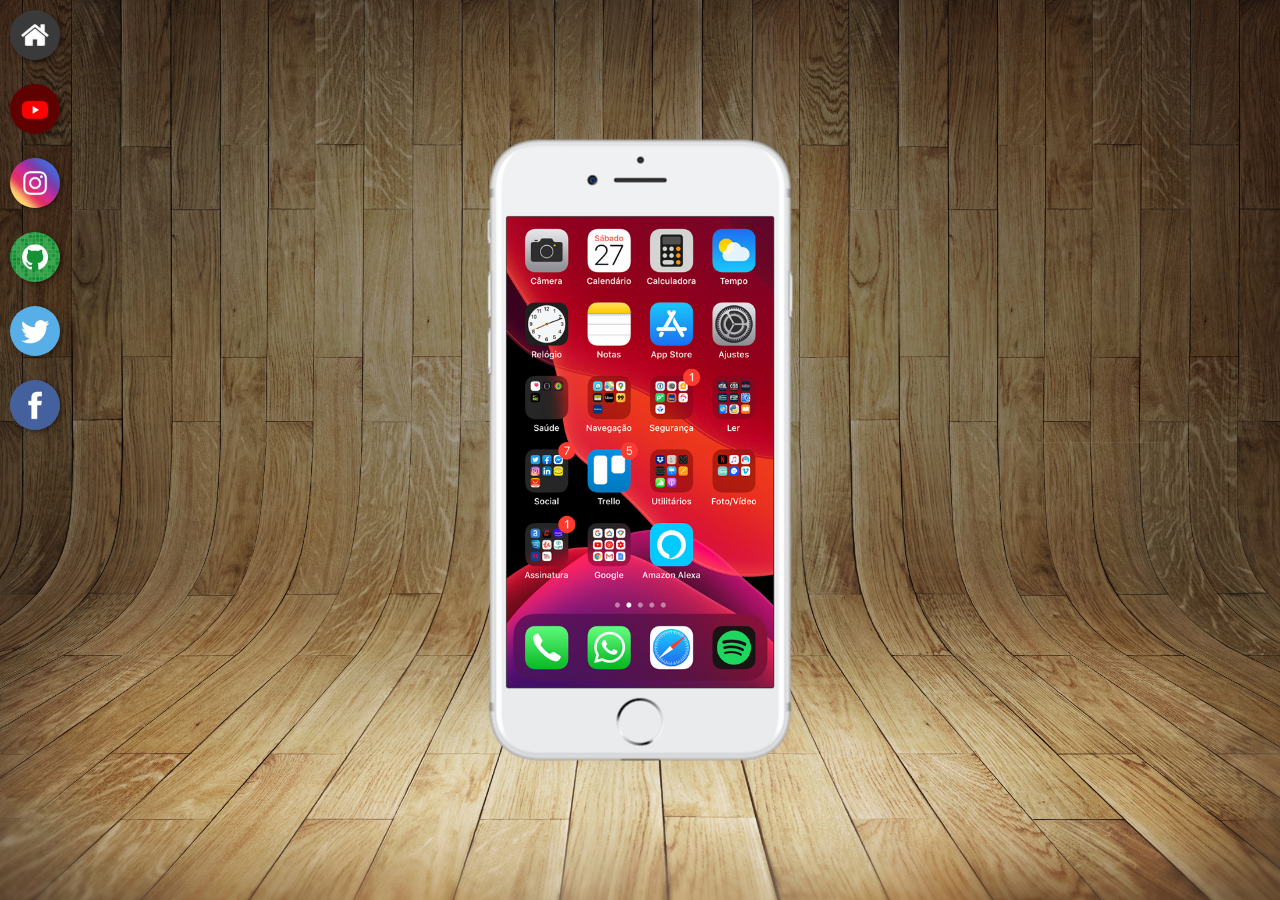
<file: index.html>
<!DOCTYPE html>
<html lang="pt-br">
<head>
    <meta charset="UTF-8">
    <meta name="viewport" content="width=device-width, initial-scale=1.0">
    <link rel="stylesheet" href="favicon.ico">
    <link rel="stylesheet" href="estilo/style.css">
    <title>Página redes sociais</title>
</head>
<body>
    <main>
        <section id="telefone">
            <iframe src="imagens/home.html" name="tela" id="tela"  frameborder="0">
            Seu navegador não compatível com isso.
            </iframe>
        </section>
        <section id="redes-sociais">
            <a href="imagens/home.html" target="tela"><img src="imagens/logo-home.jpg" alt="Home"></a><br>
             <a href="youtube.html" target="tela"><img src="imagens/logo-youtube.jpg" alt="Youtube"></a><br> 
              <a href="instagram.html" target="tela"><img src="imagens/logo-instagram.jpg" alt="Instagram"></a><br>
               <a href="github.html" target="tela"><img src="imagens/logo-github.jpg" alt="Github"></a><br>
                <a href="twitter.html" target="tela"><img src="imagens/logo-twitter.jpg" alt=""></a><br>
                 <a href="fecebook.html" target="tela"><img src="imagens/logo-facebook.jpg" alt="Fecebook"></a>
        </section>
    </main>
</body>
</html>
</file>
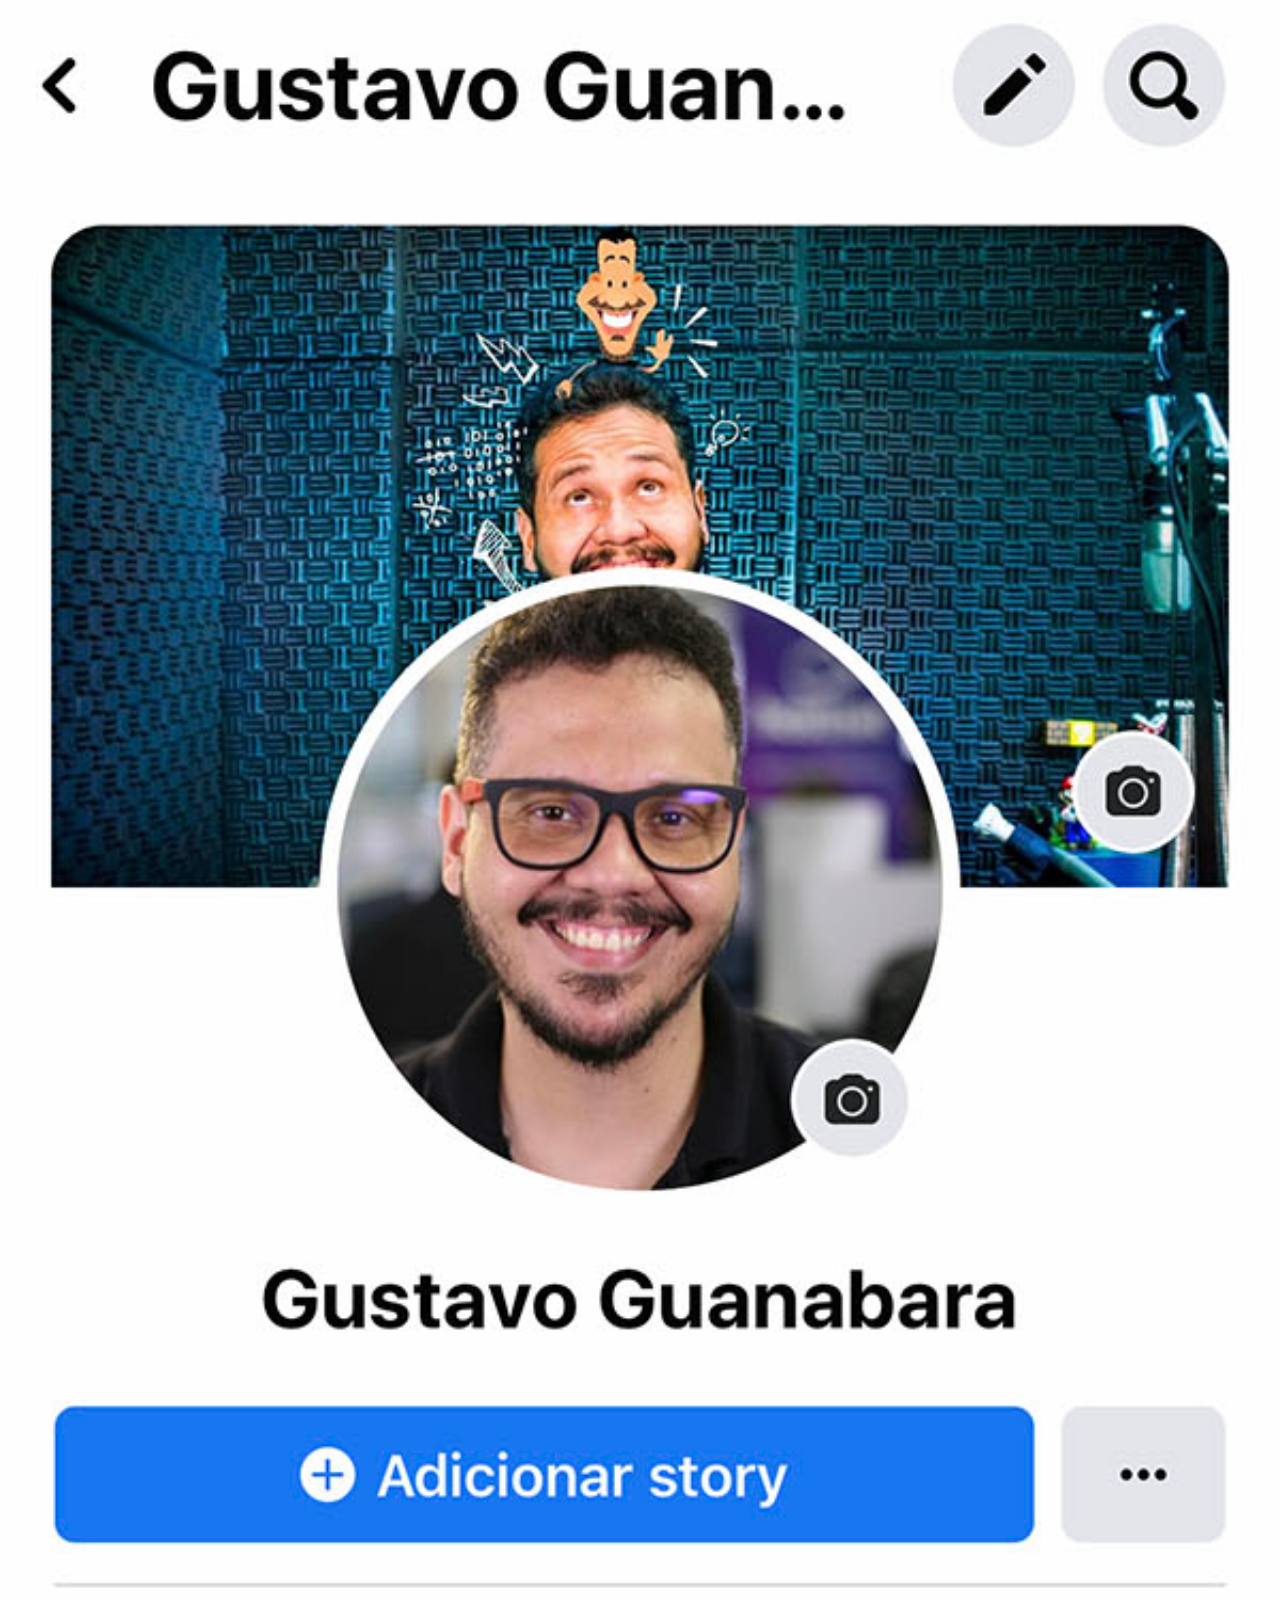
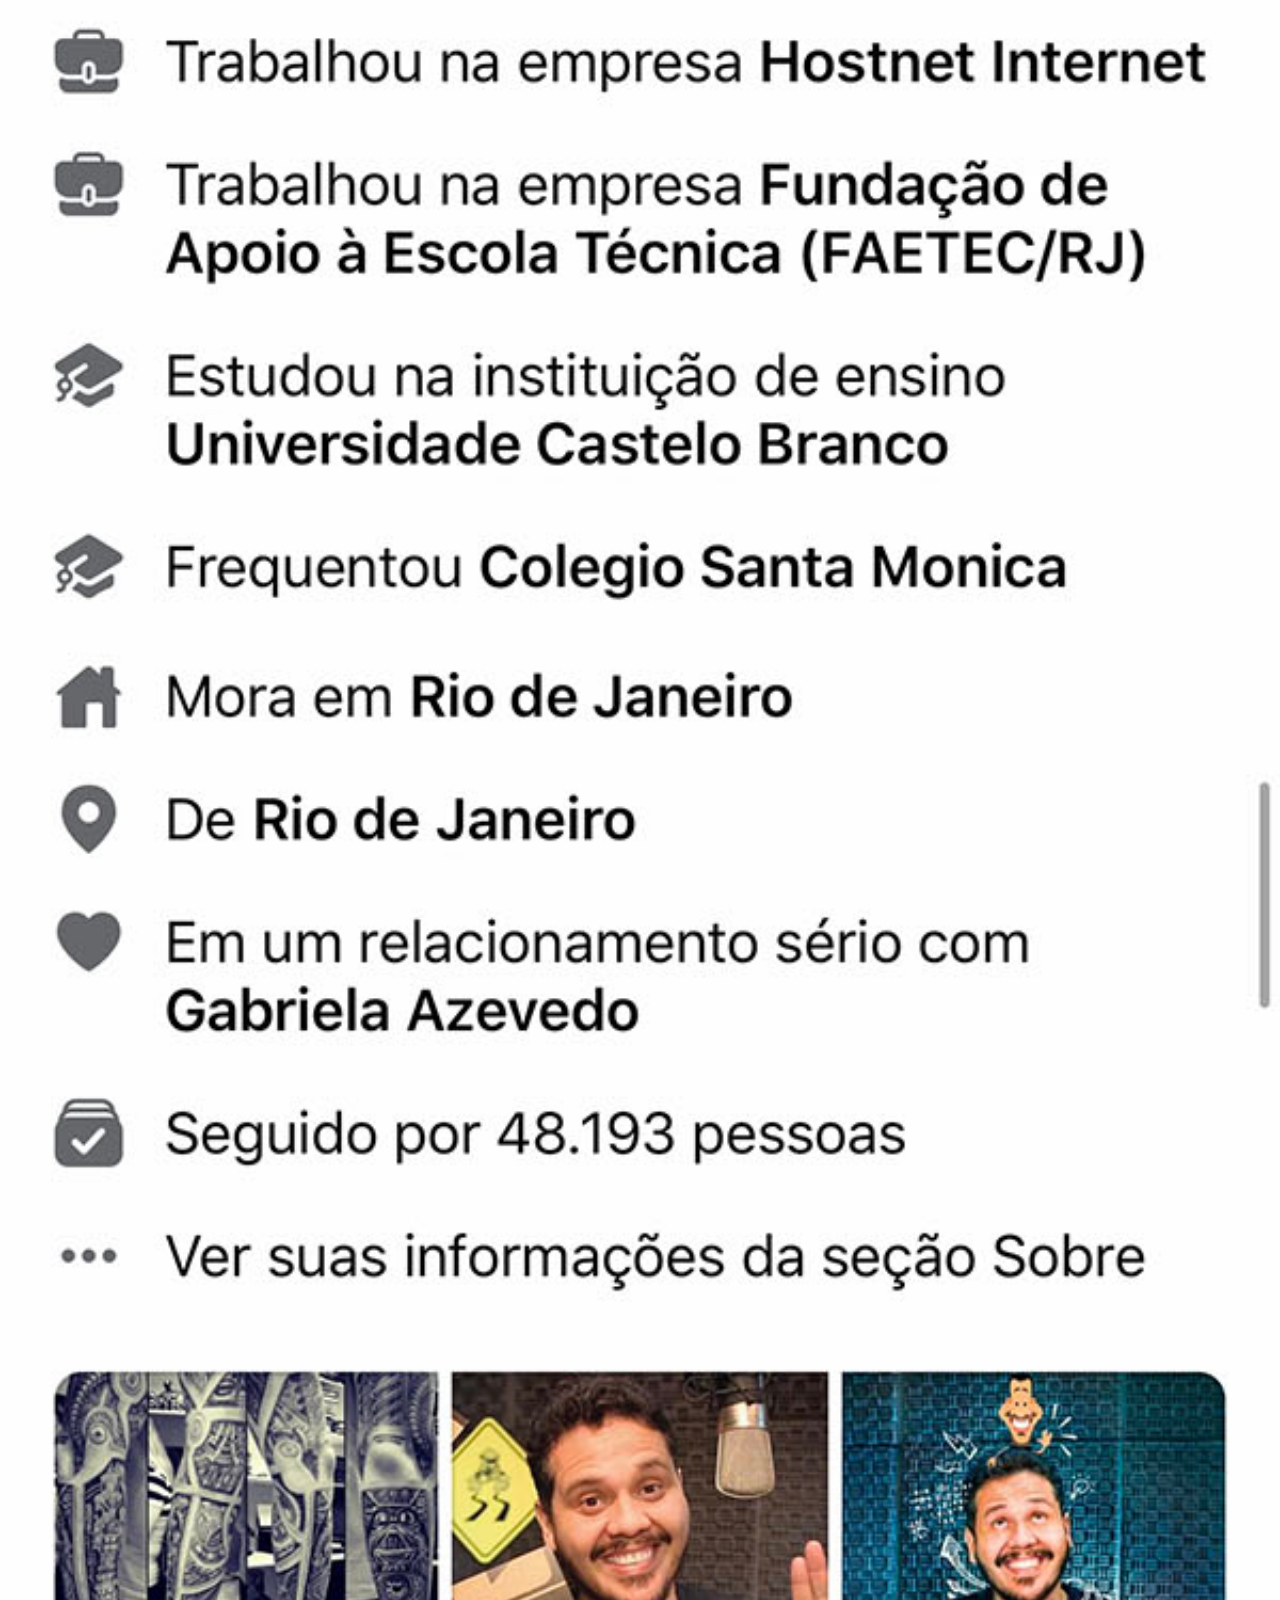
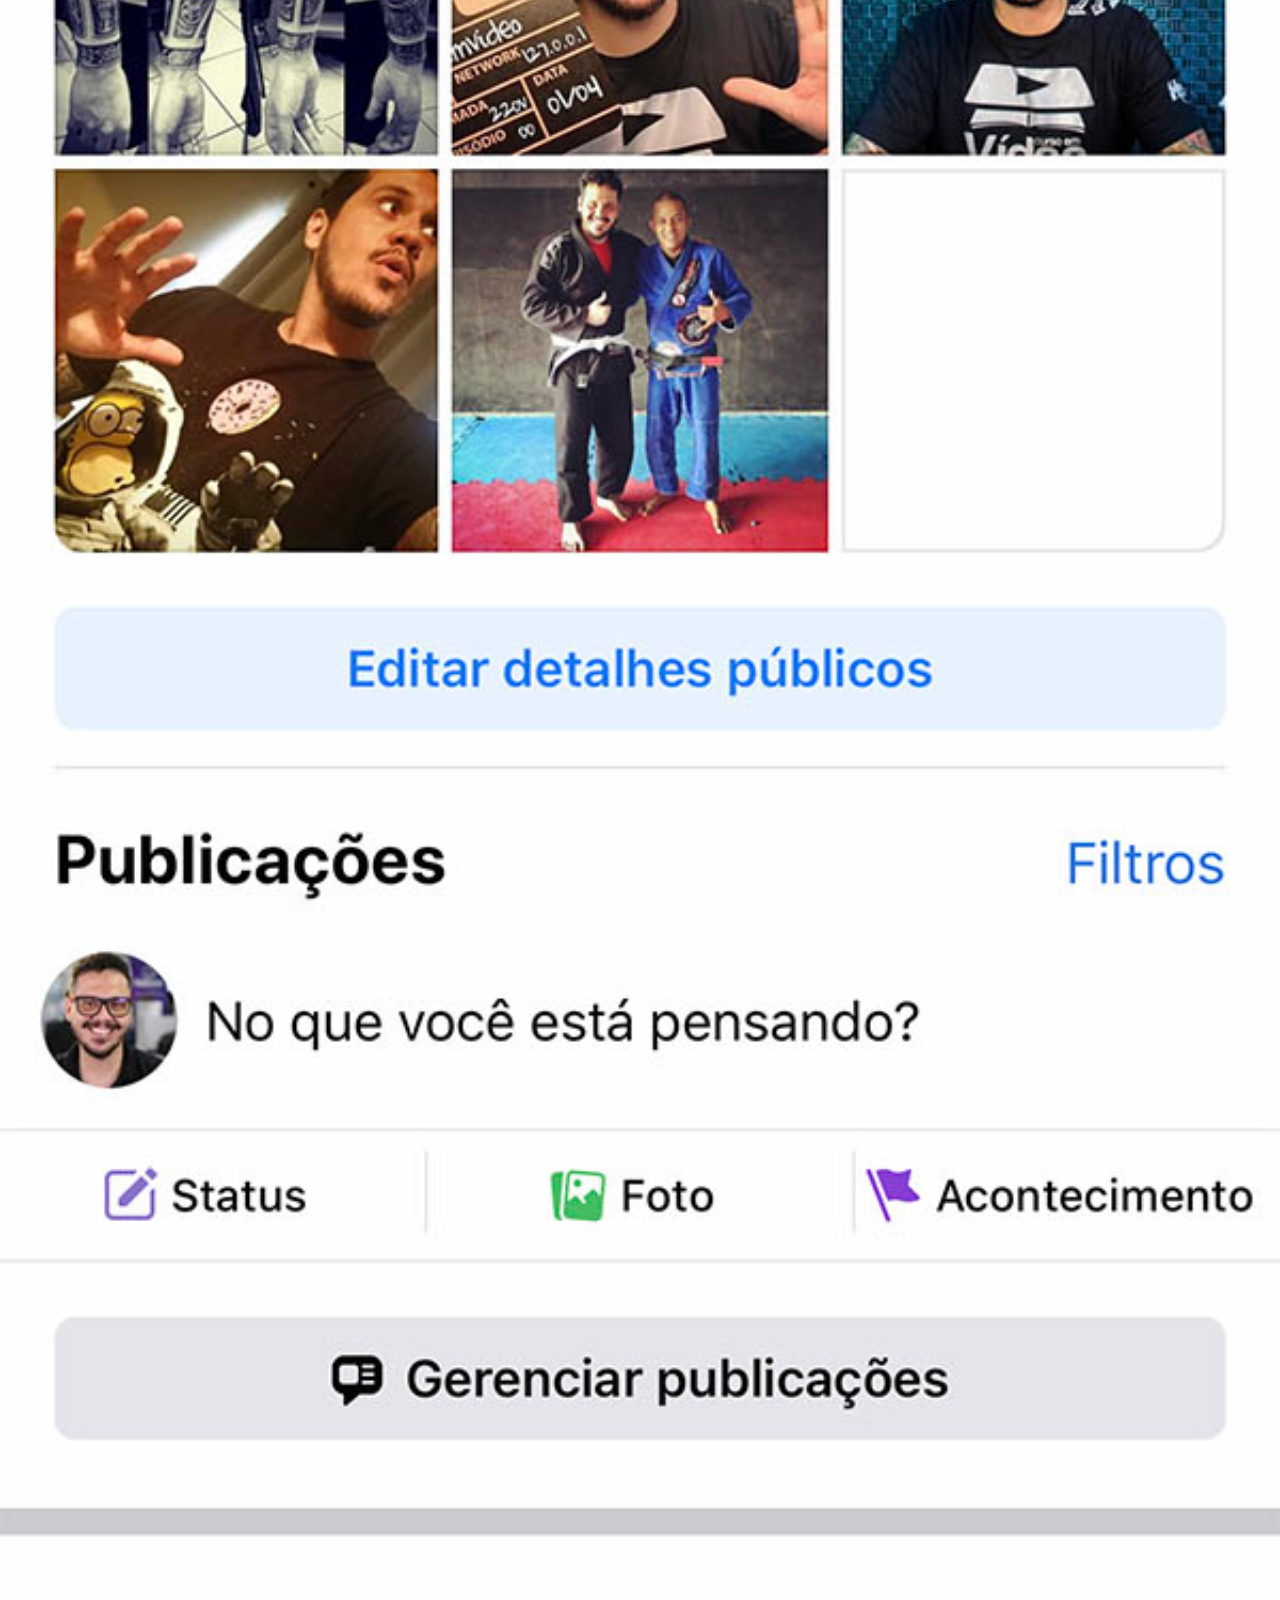
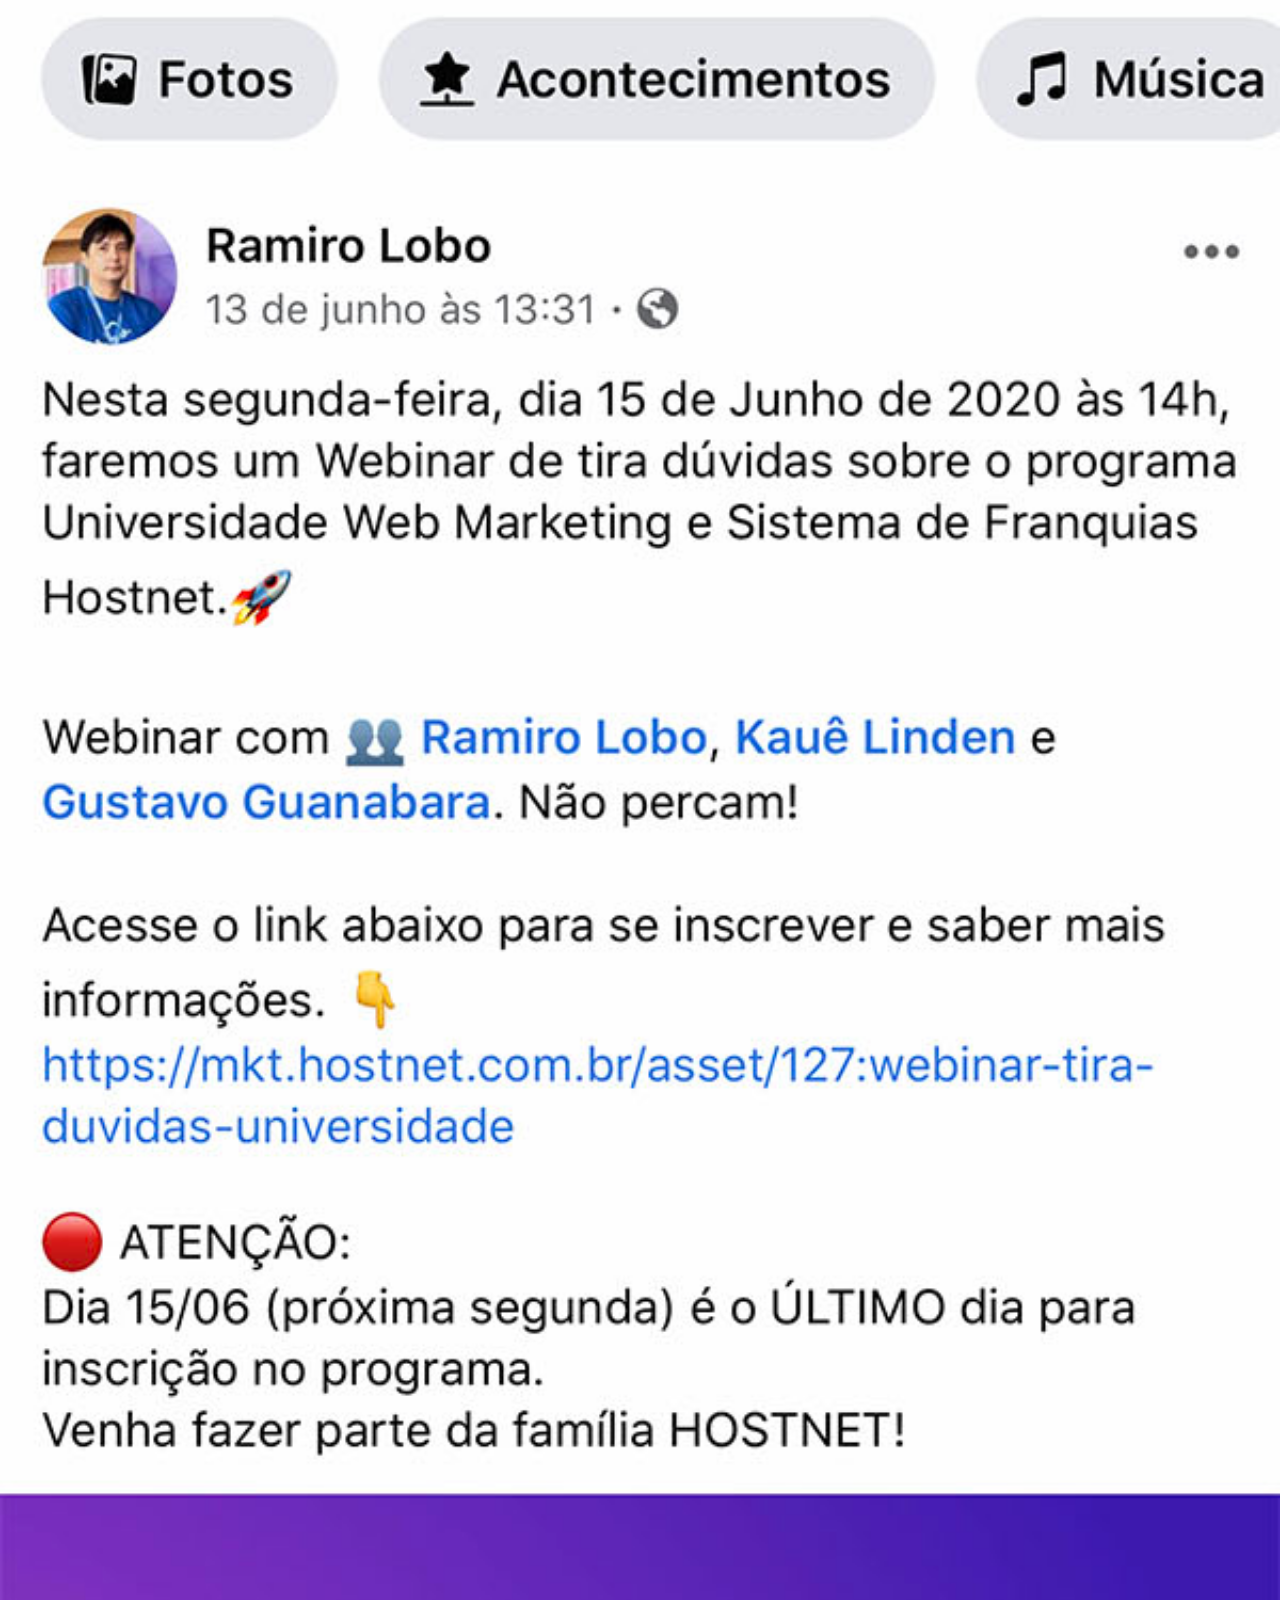
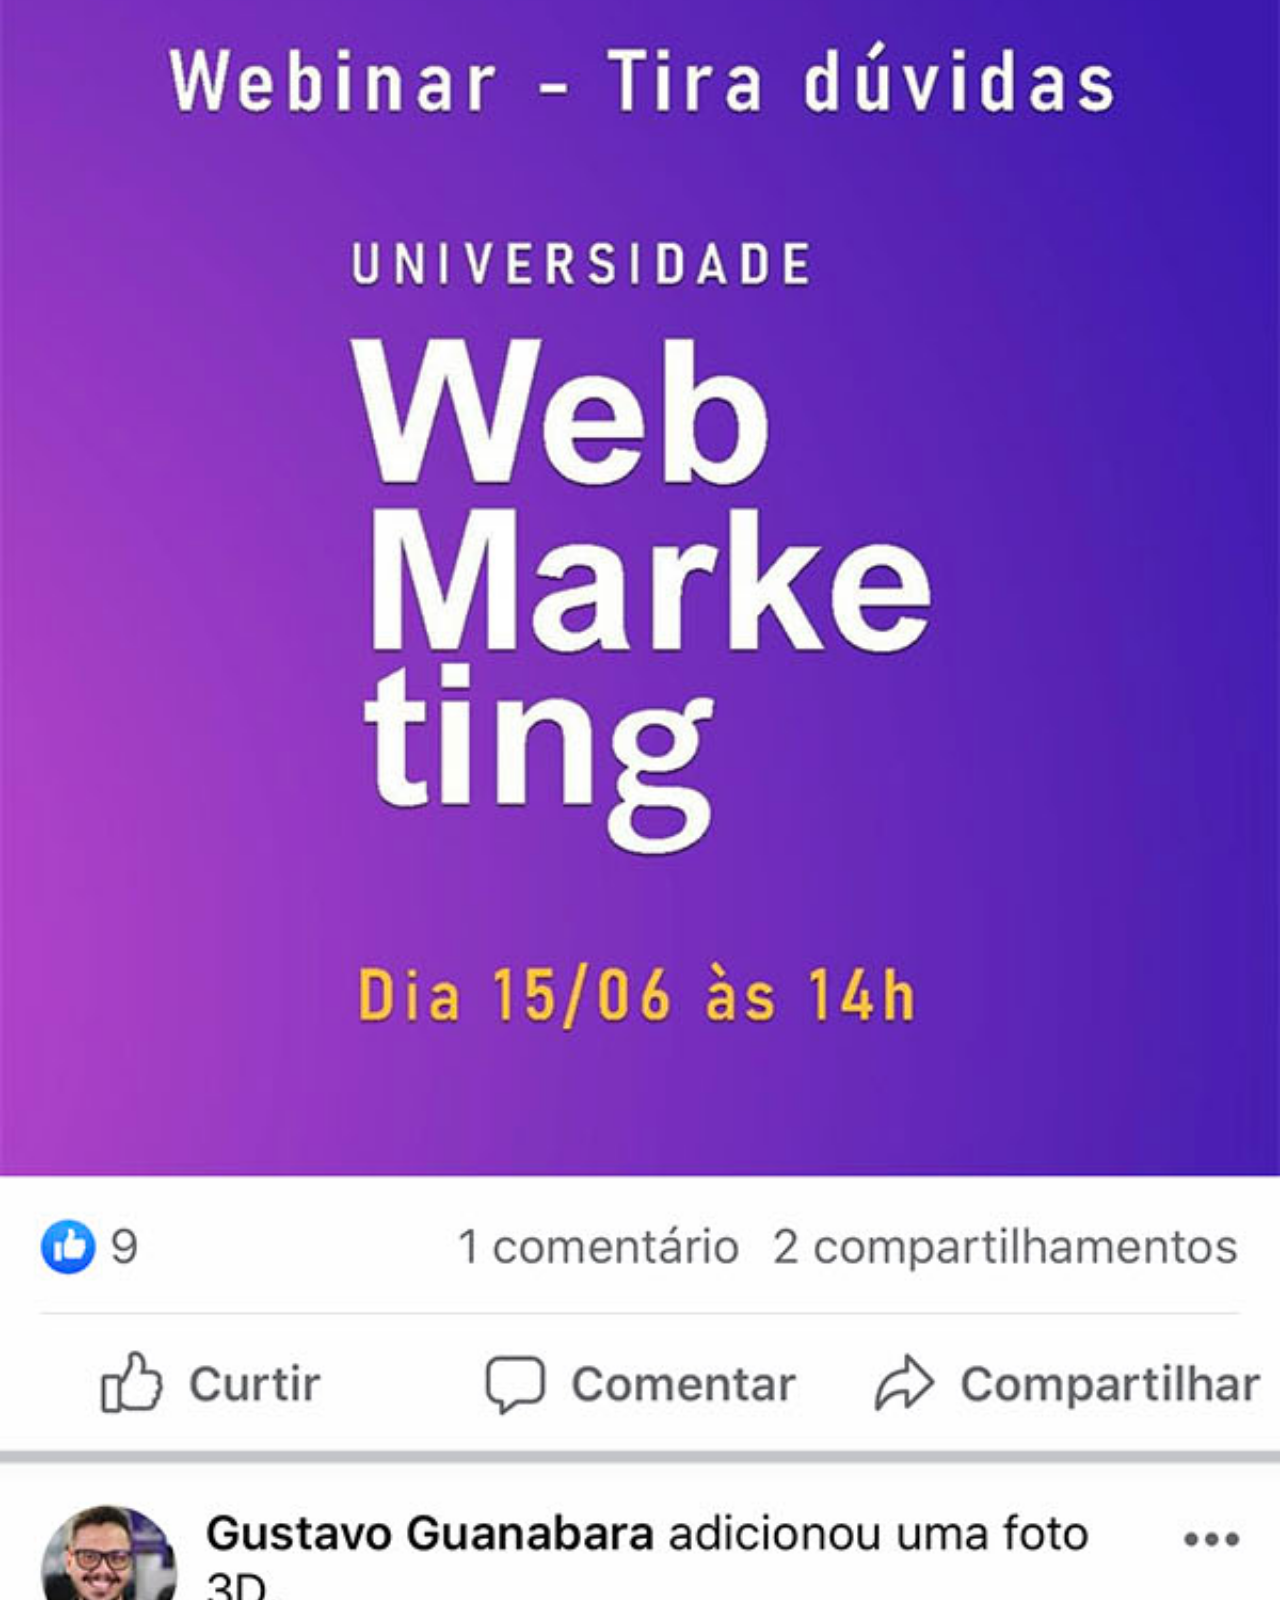
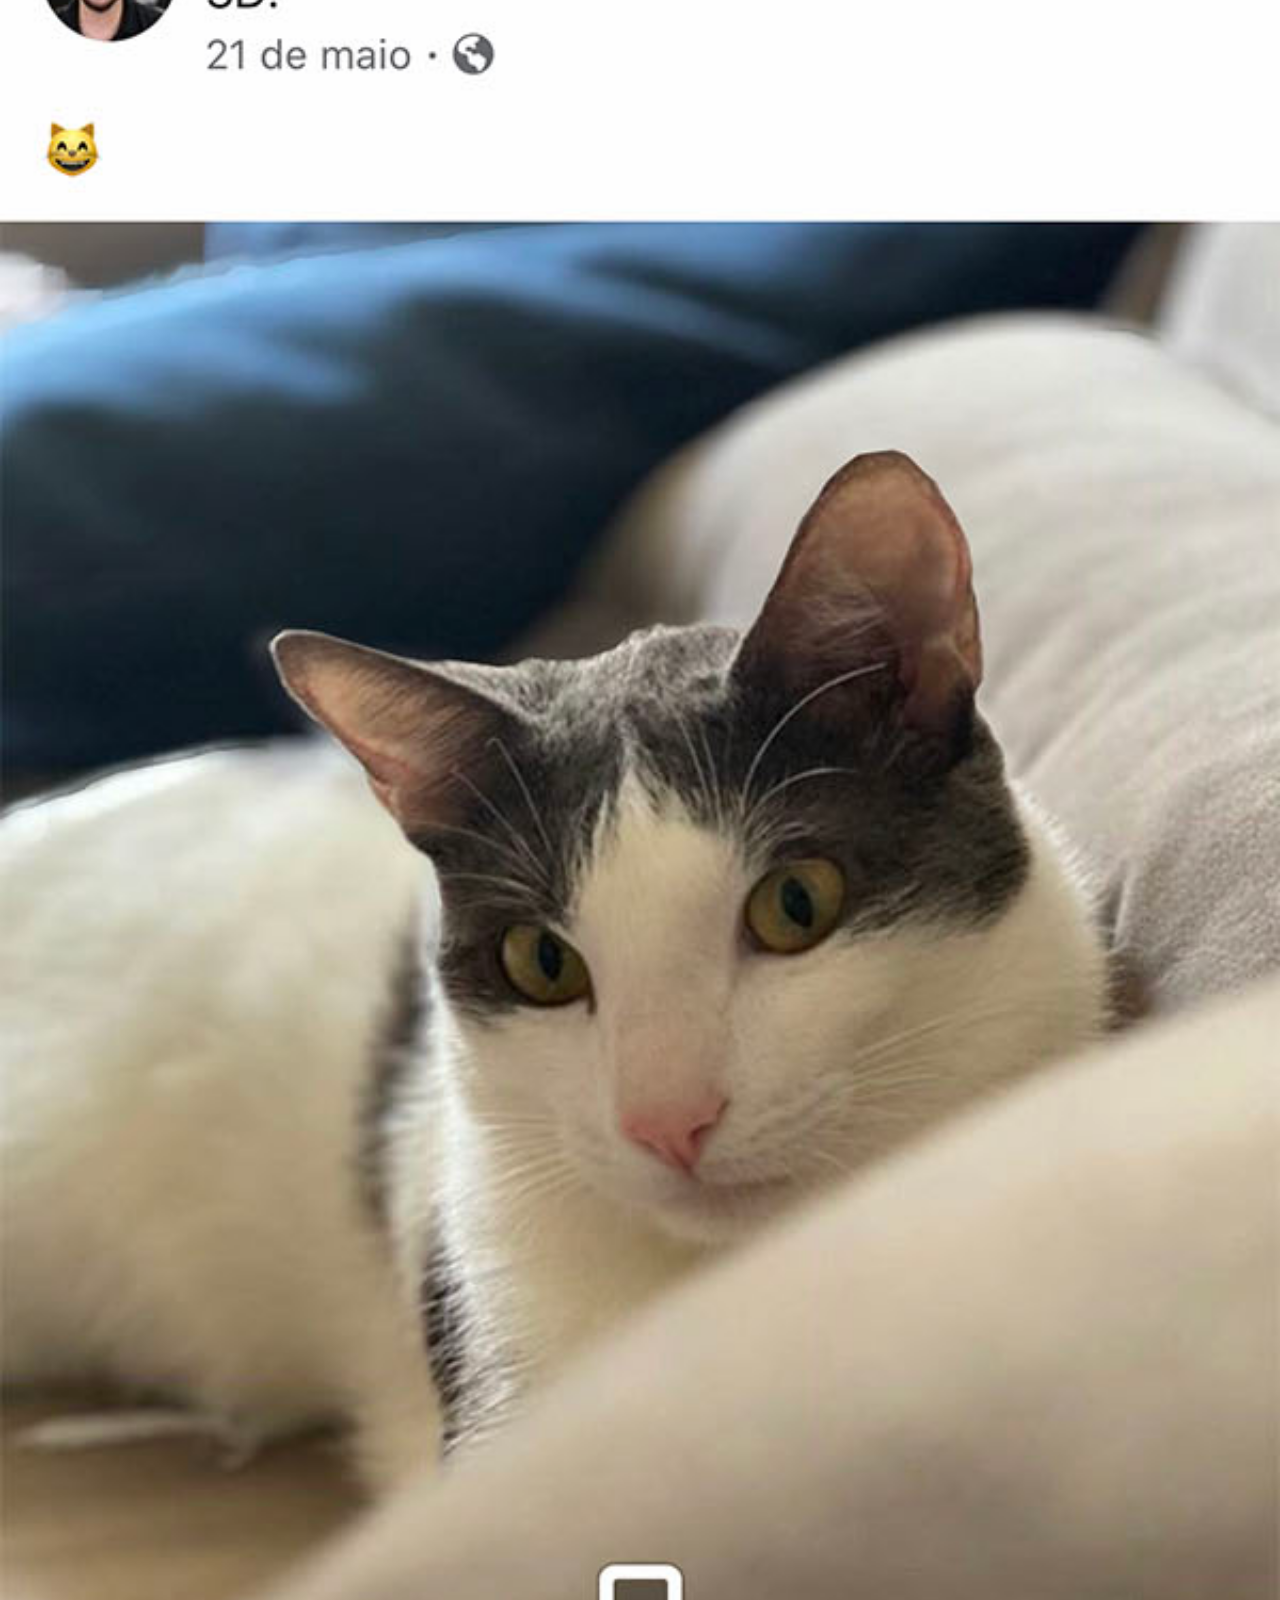
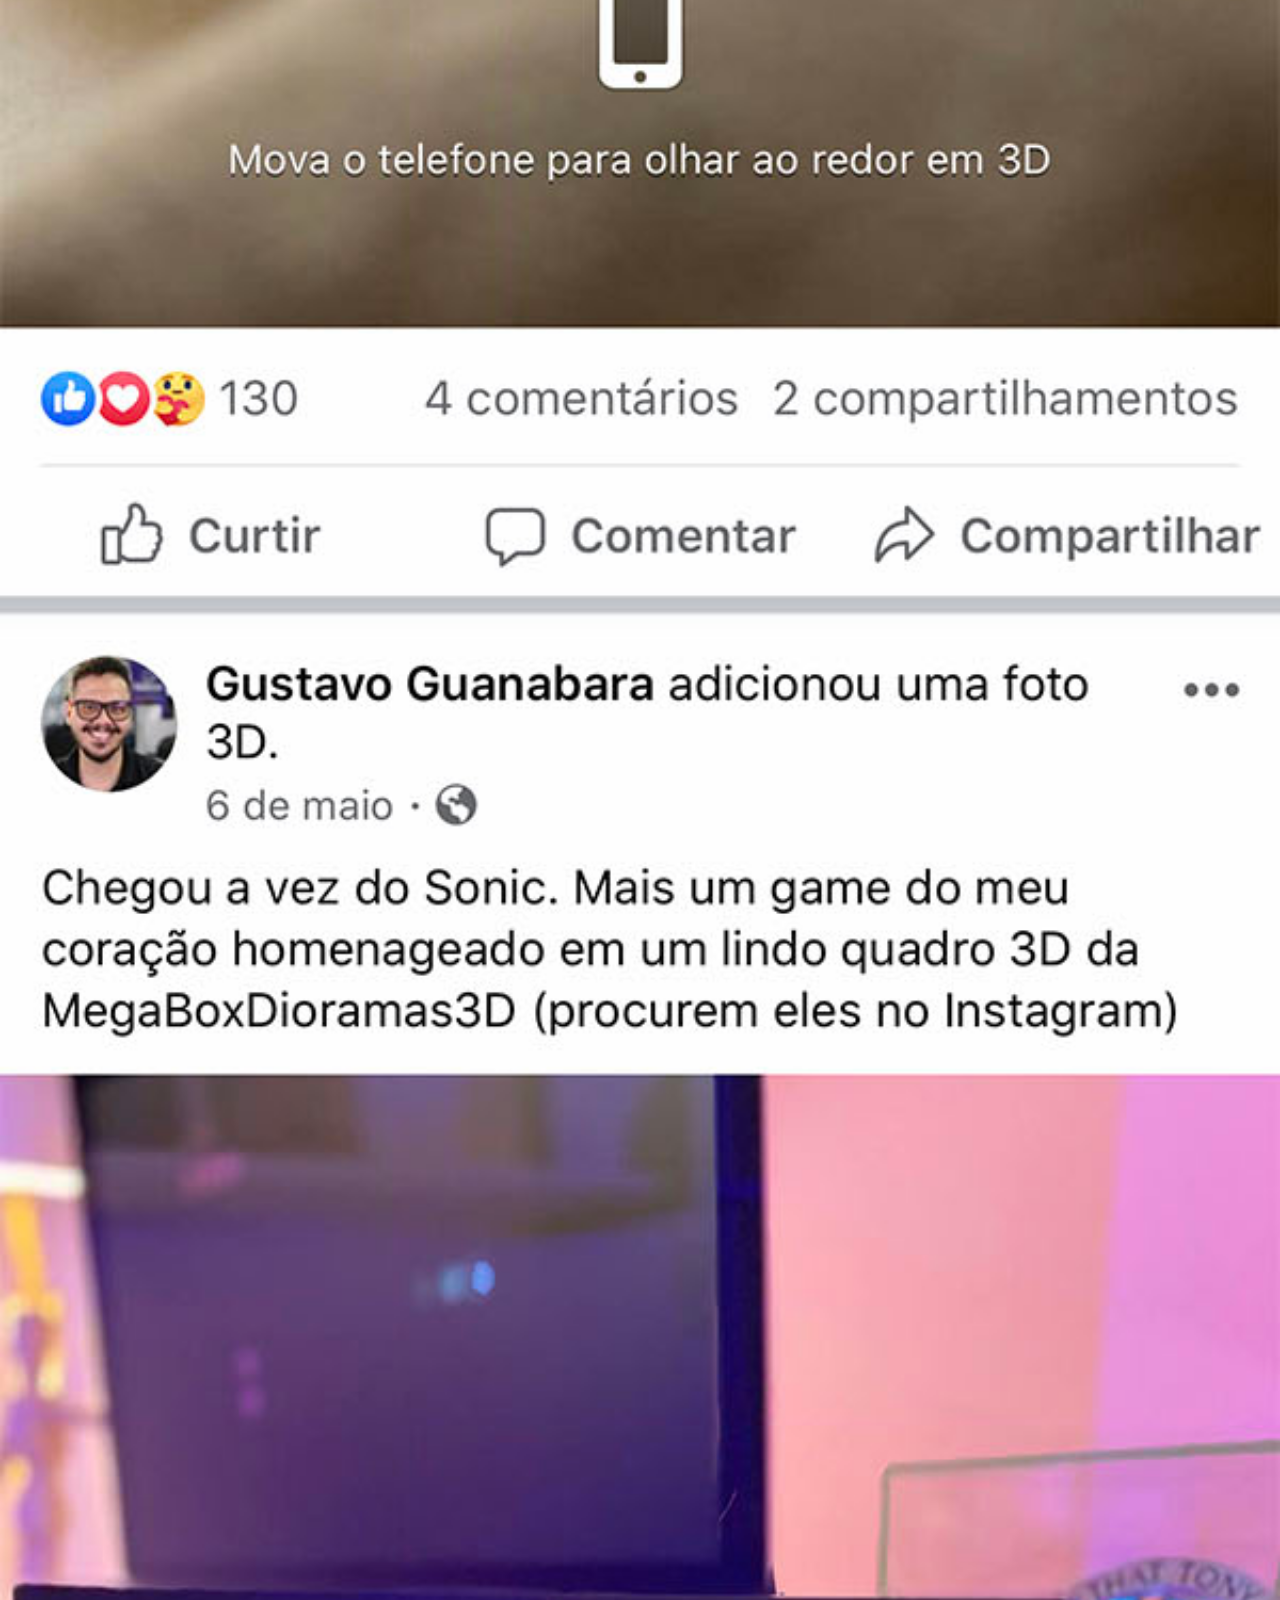
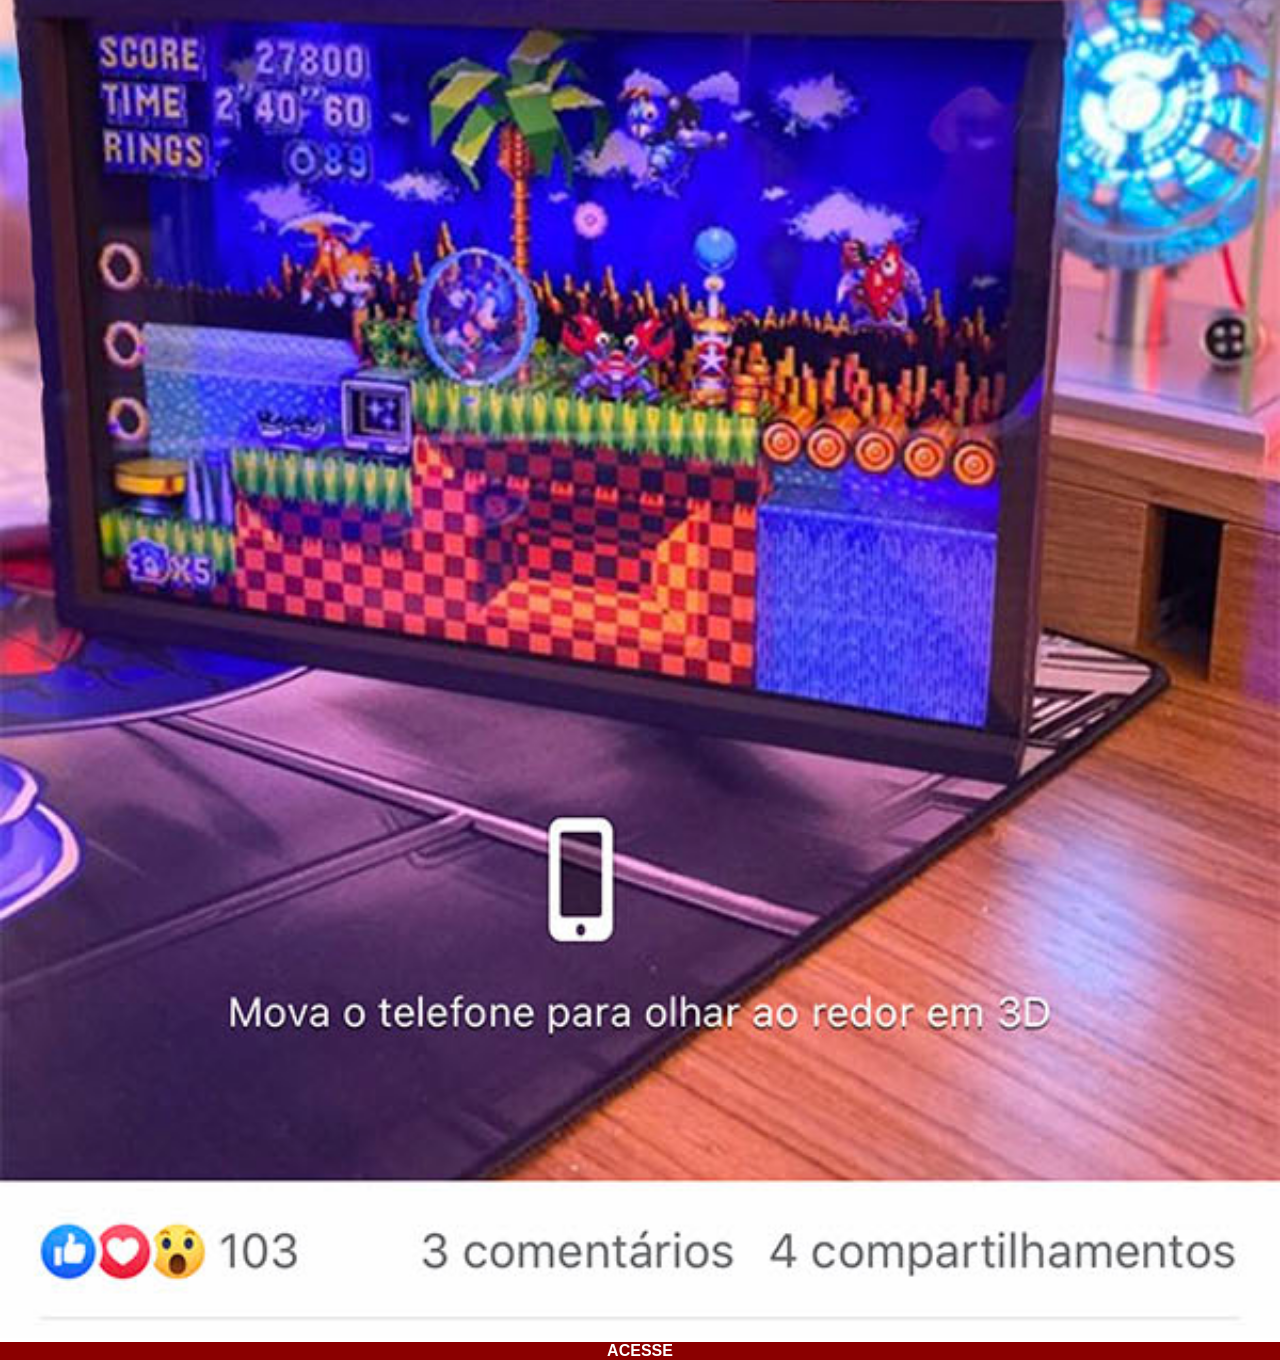
<file: fecebook.html>
<!DOCTYPE html>
<html lang="pt-br">
<head>
    <meta charset="UTF-8">
    <meta name="viewport" content="width=device-width, initial-scale=1.0">
    <title>Facebook</title>
    <link rel="stylesheet" href="estilo/social.css">
</head>
<body>
    <img src="imagens/tela-facebook.jpg" alt="Facebook">
    <a href="https://www.facebook.com/gustavoguanabara/?locale=pt_BR" target="_blank">ACESSE</a>
</body>
</html>
</file>
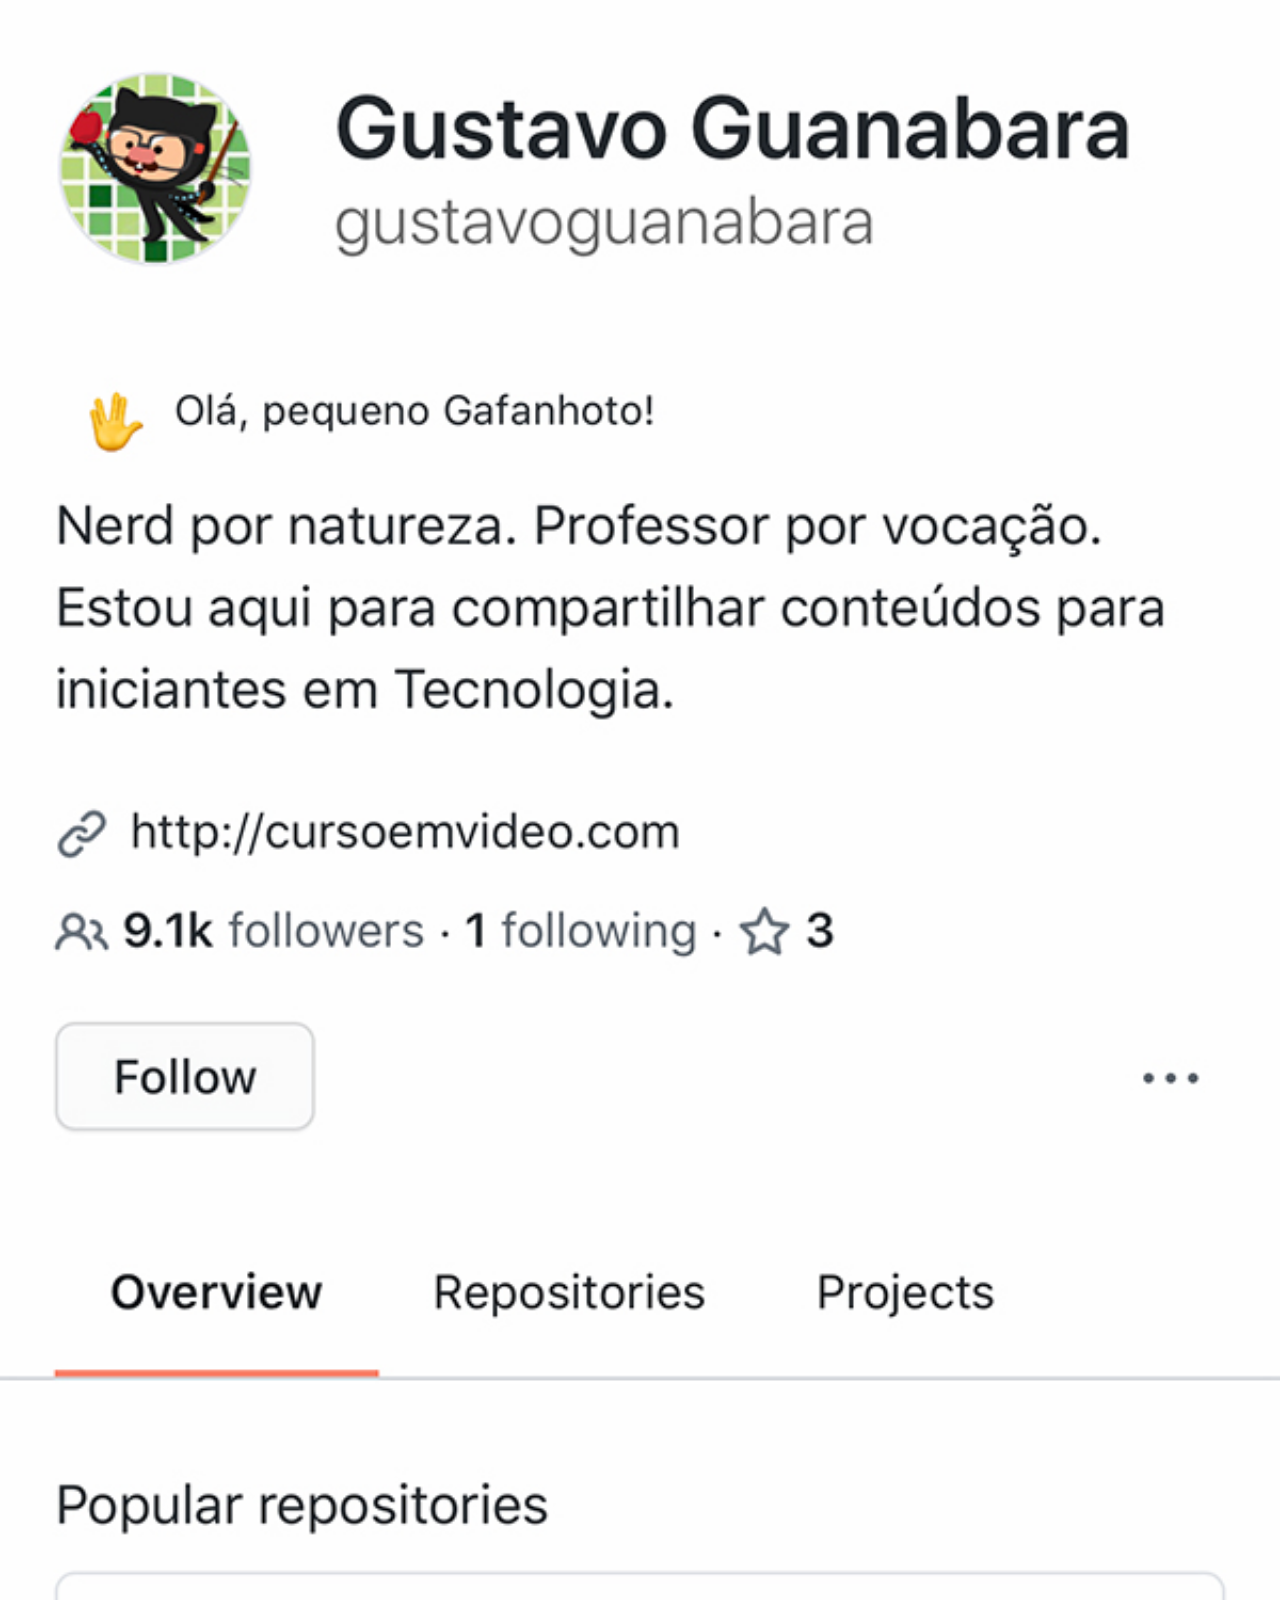
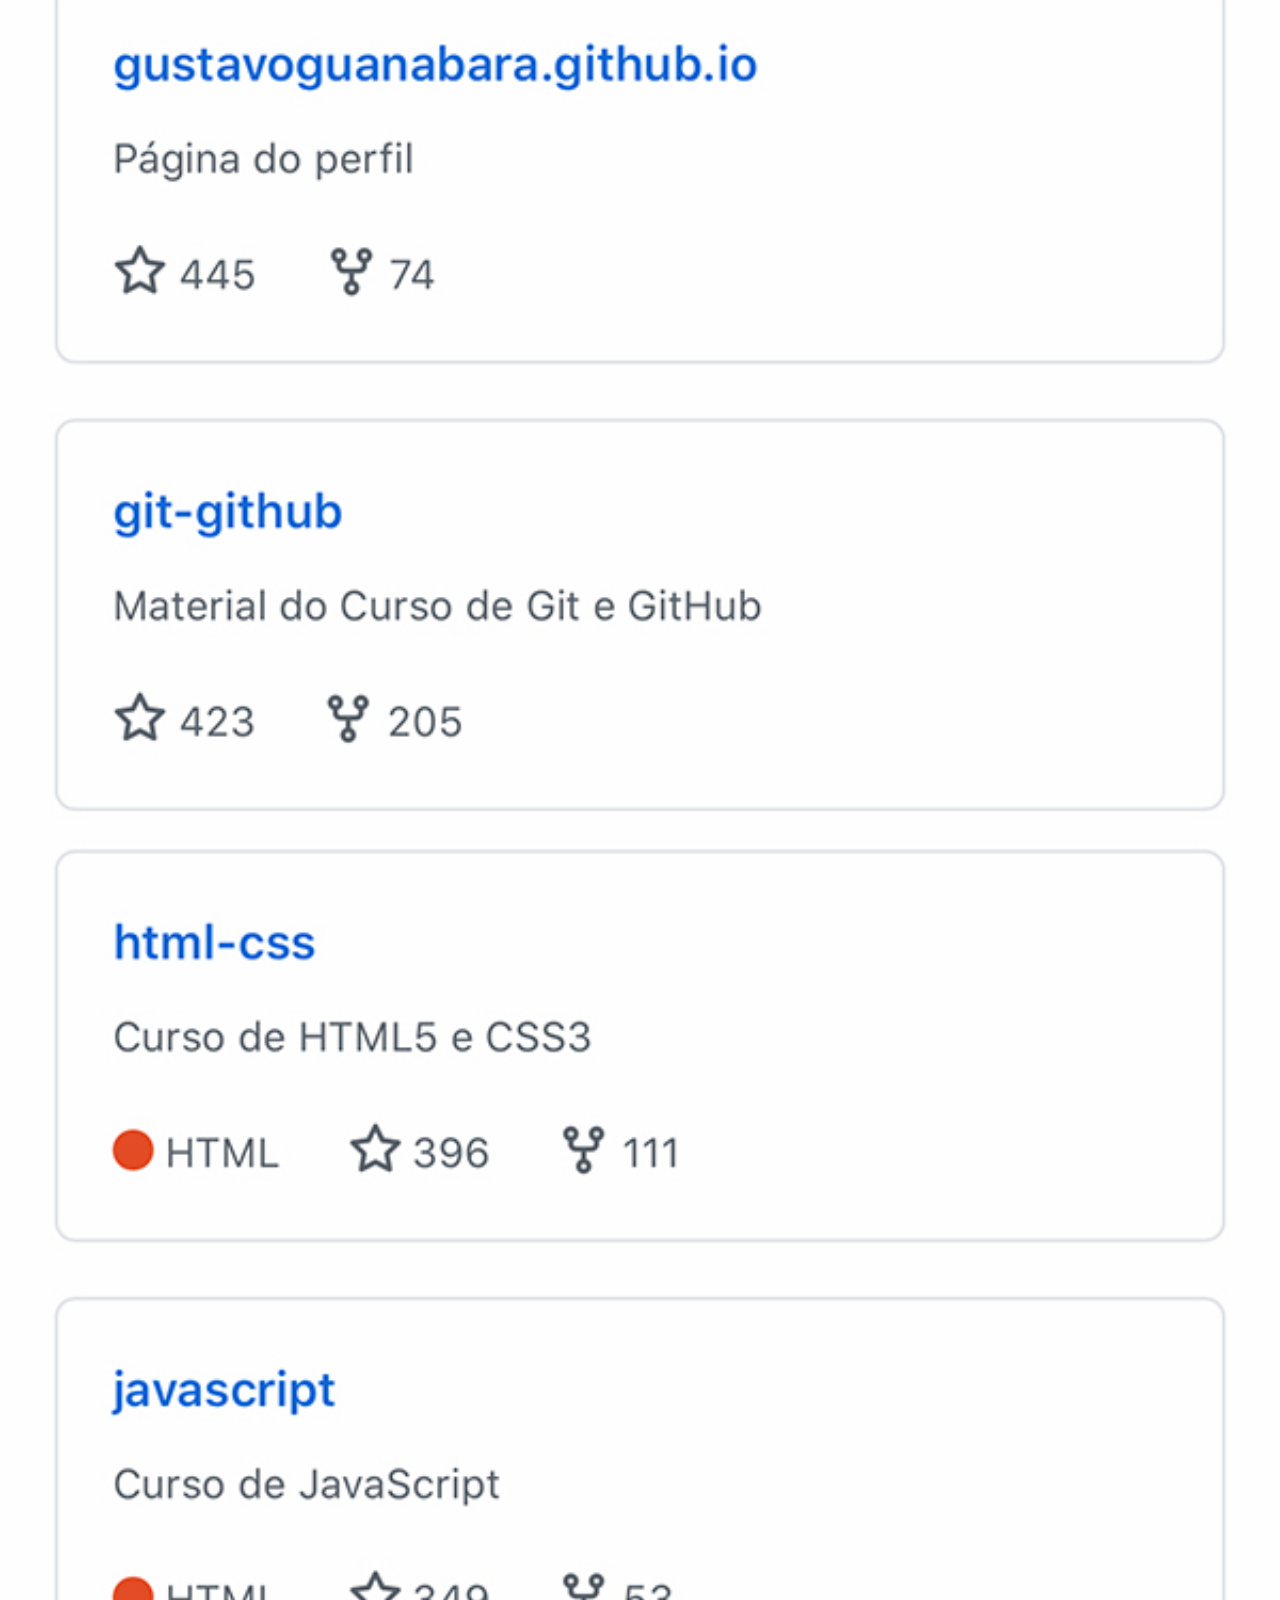
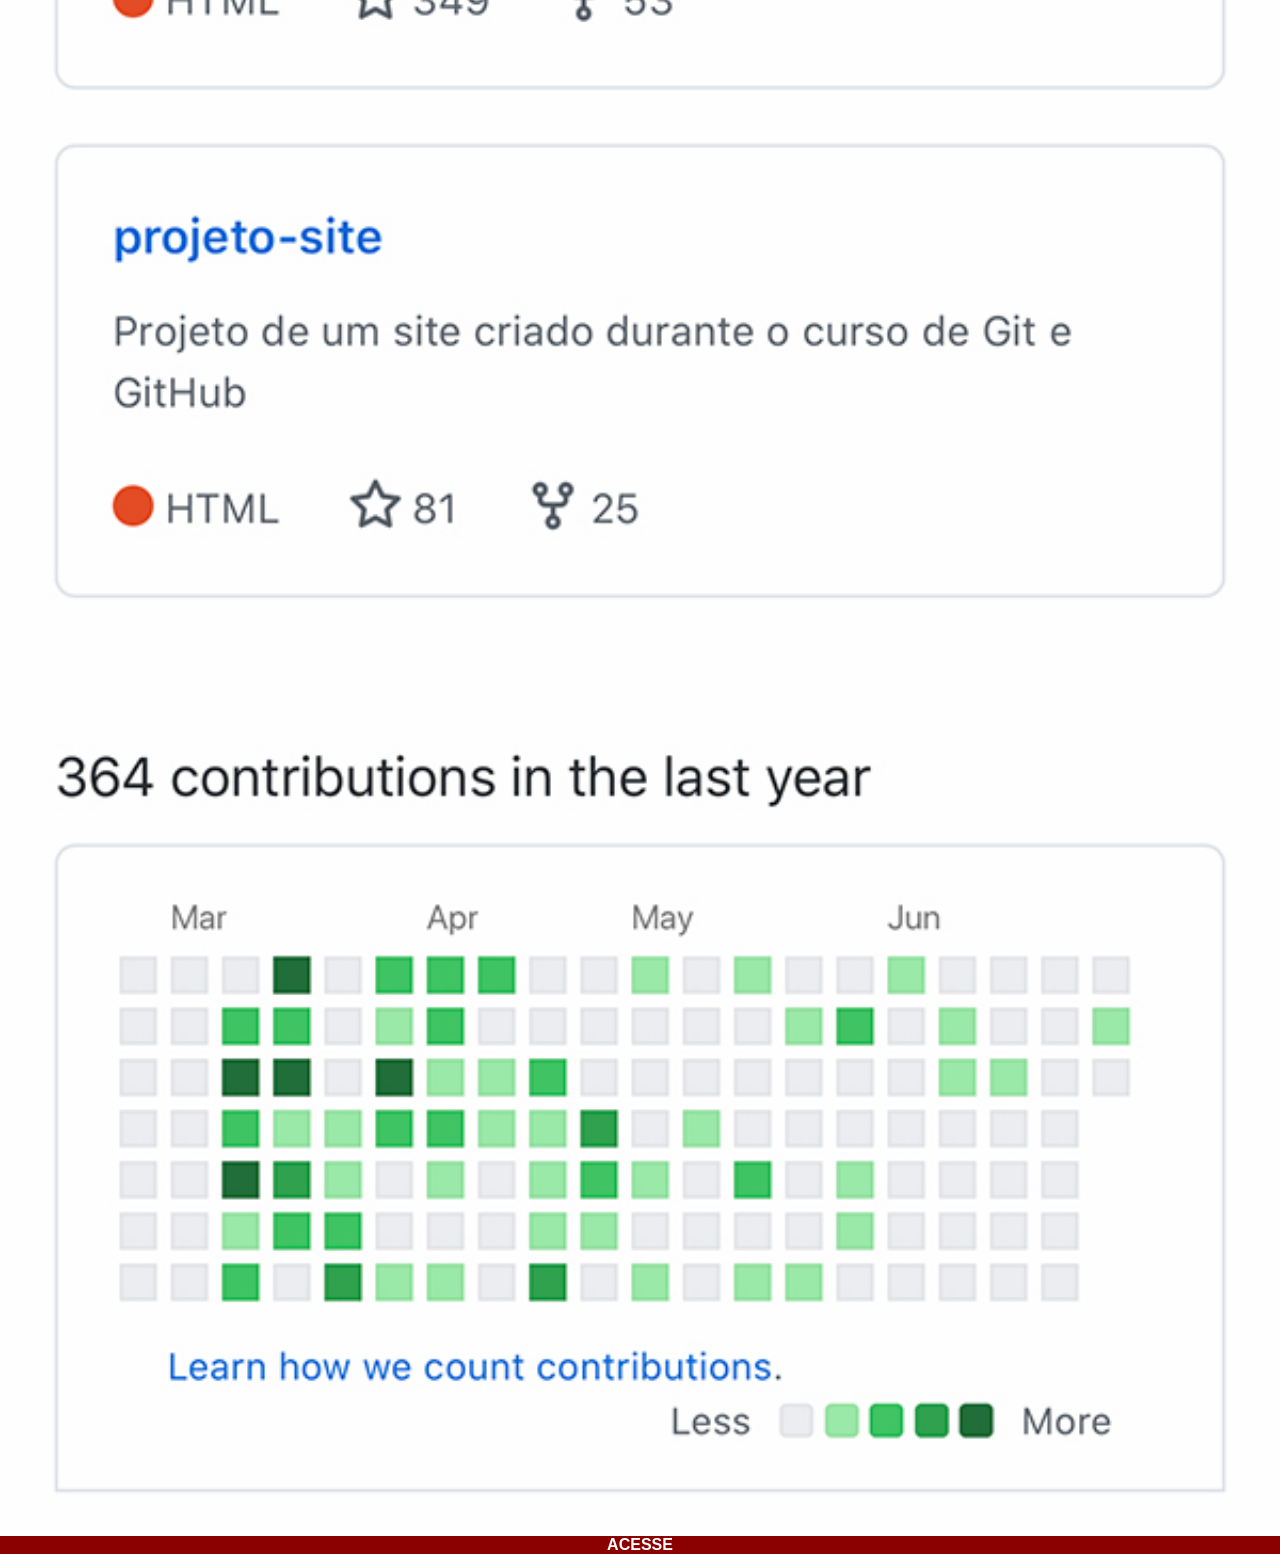
<file: github.html>
<!DOCTYPE html>
<html lang="pt-br">
<head>
    <meta charset="UTF-8">
    <meta name="viewport" content="width=device-width, initial-scale=1.0">
    <title>GitHub</title>
    <link rel="stylesheet" href="estilo/social.css">
</head>
<body>
    <img src="imagens/tela-github.jpg" alt="GitHub">
    <a href="https://github.com/gustavoguanabara" target="_blank">ACESSE</a>
</body>
</html>
</file>
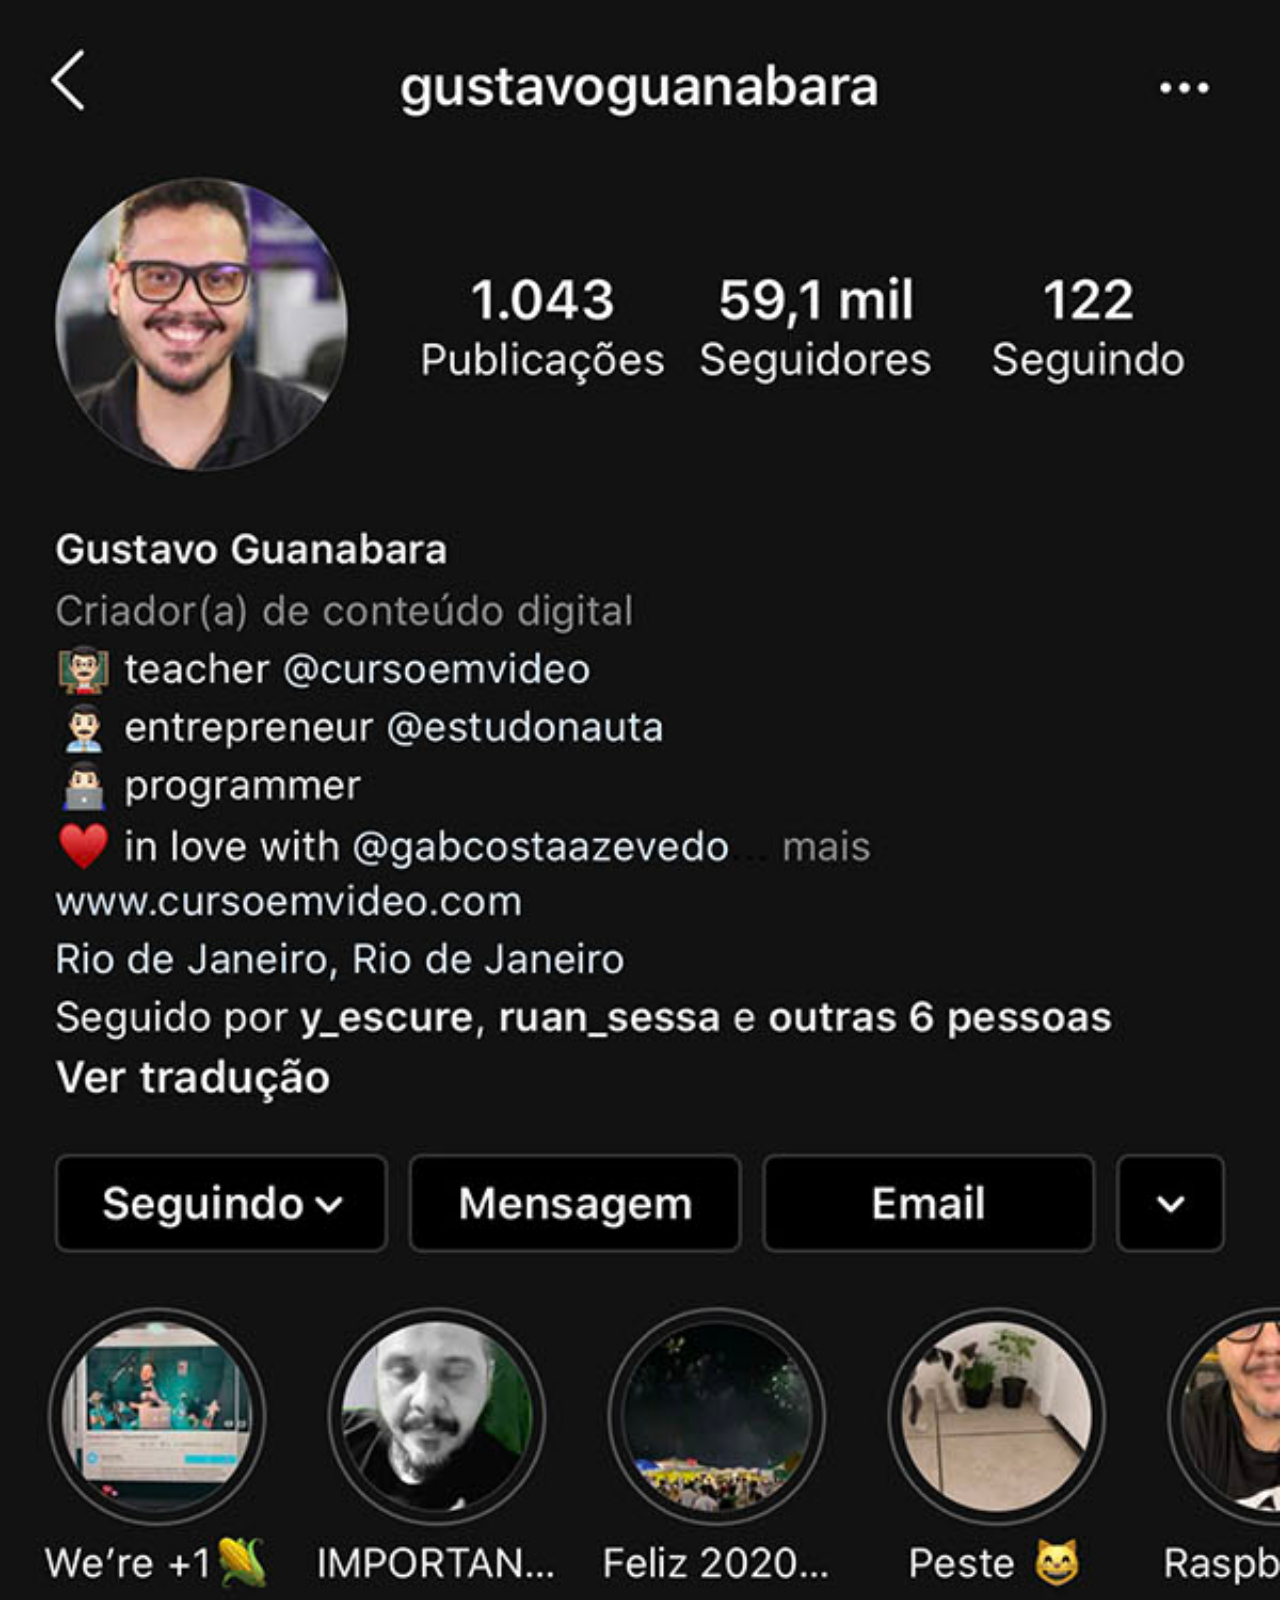
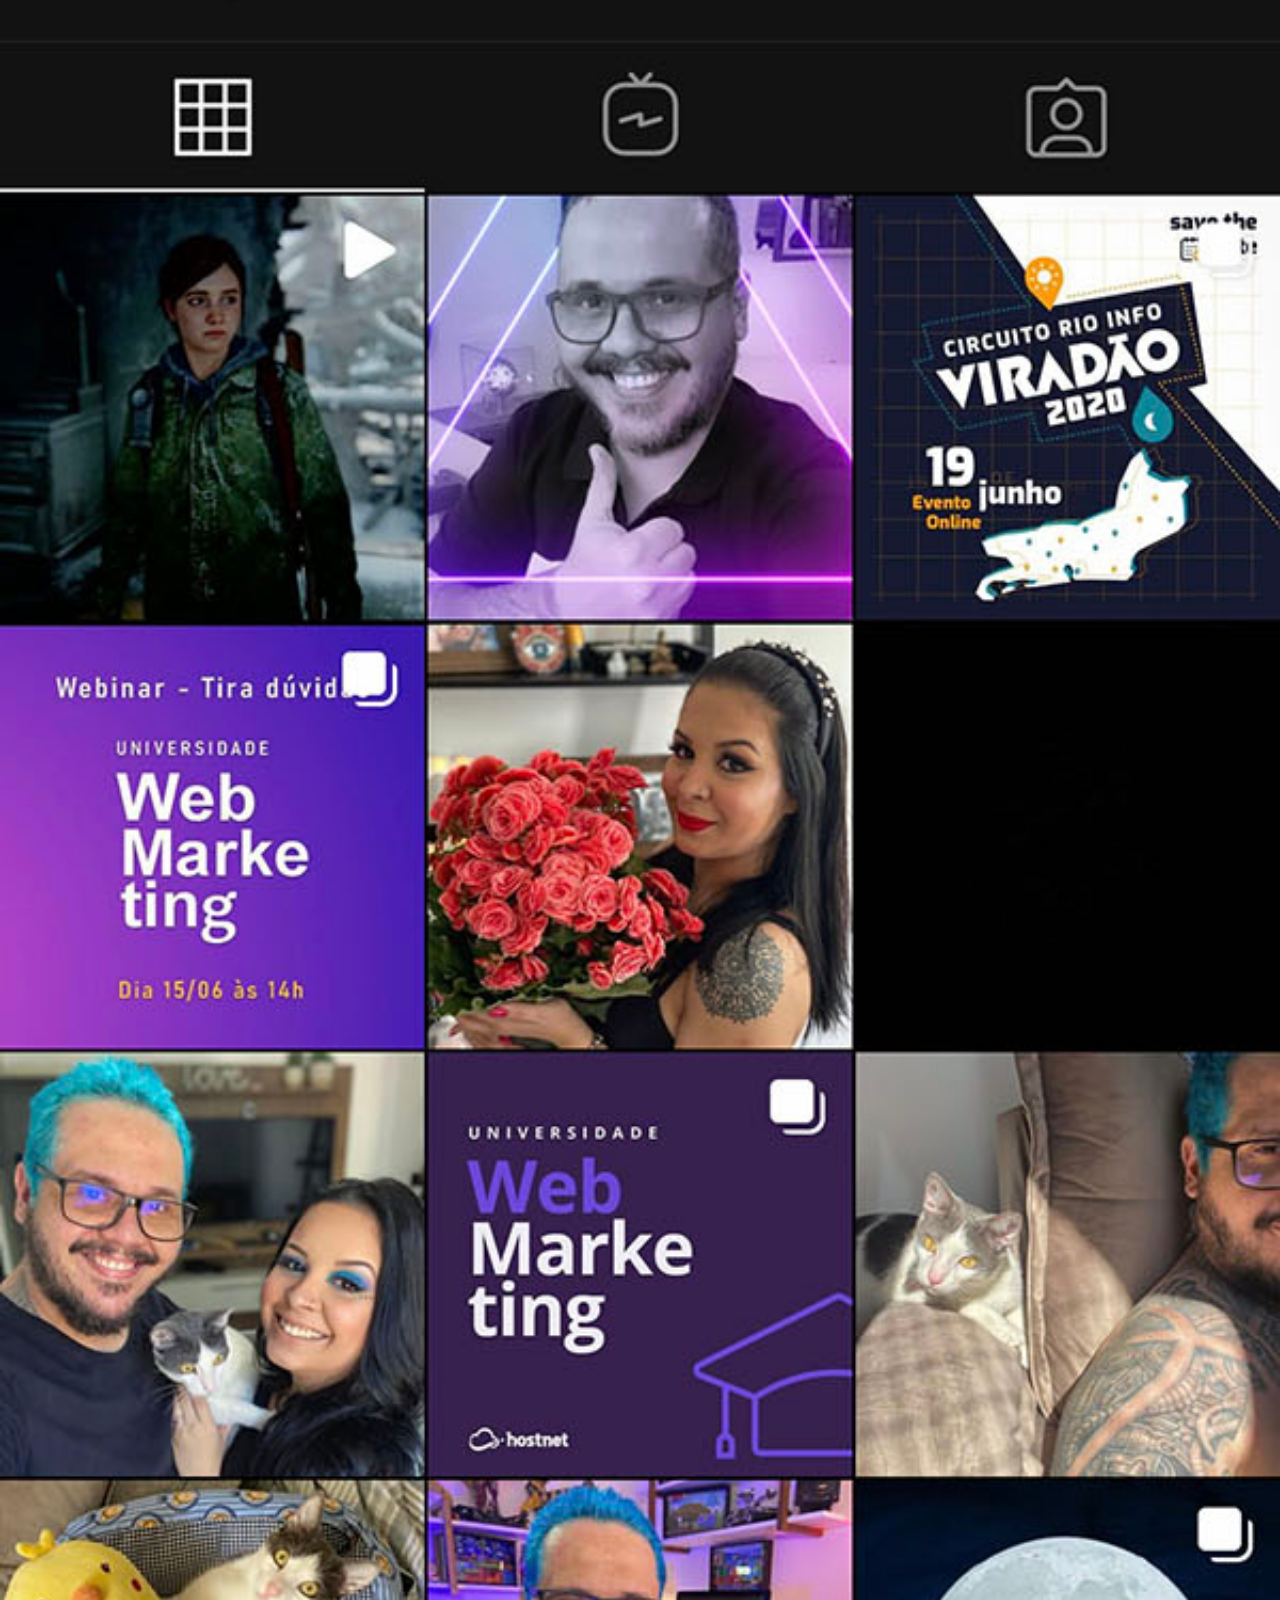
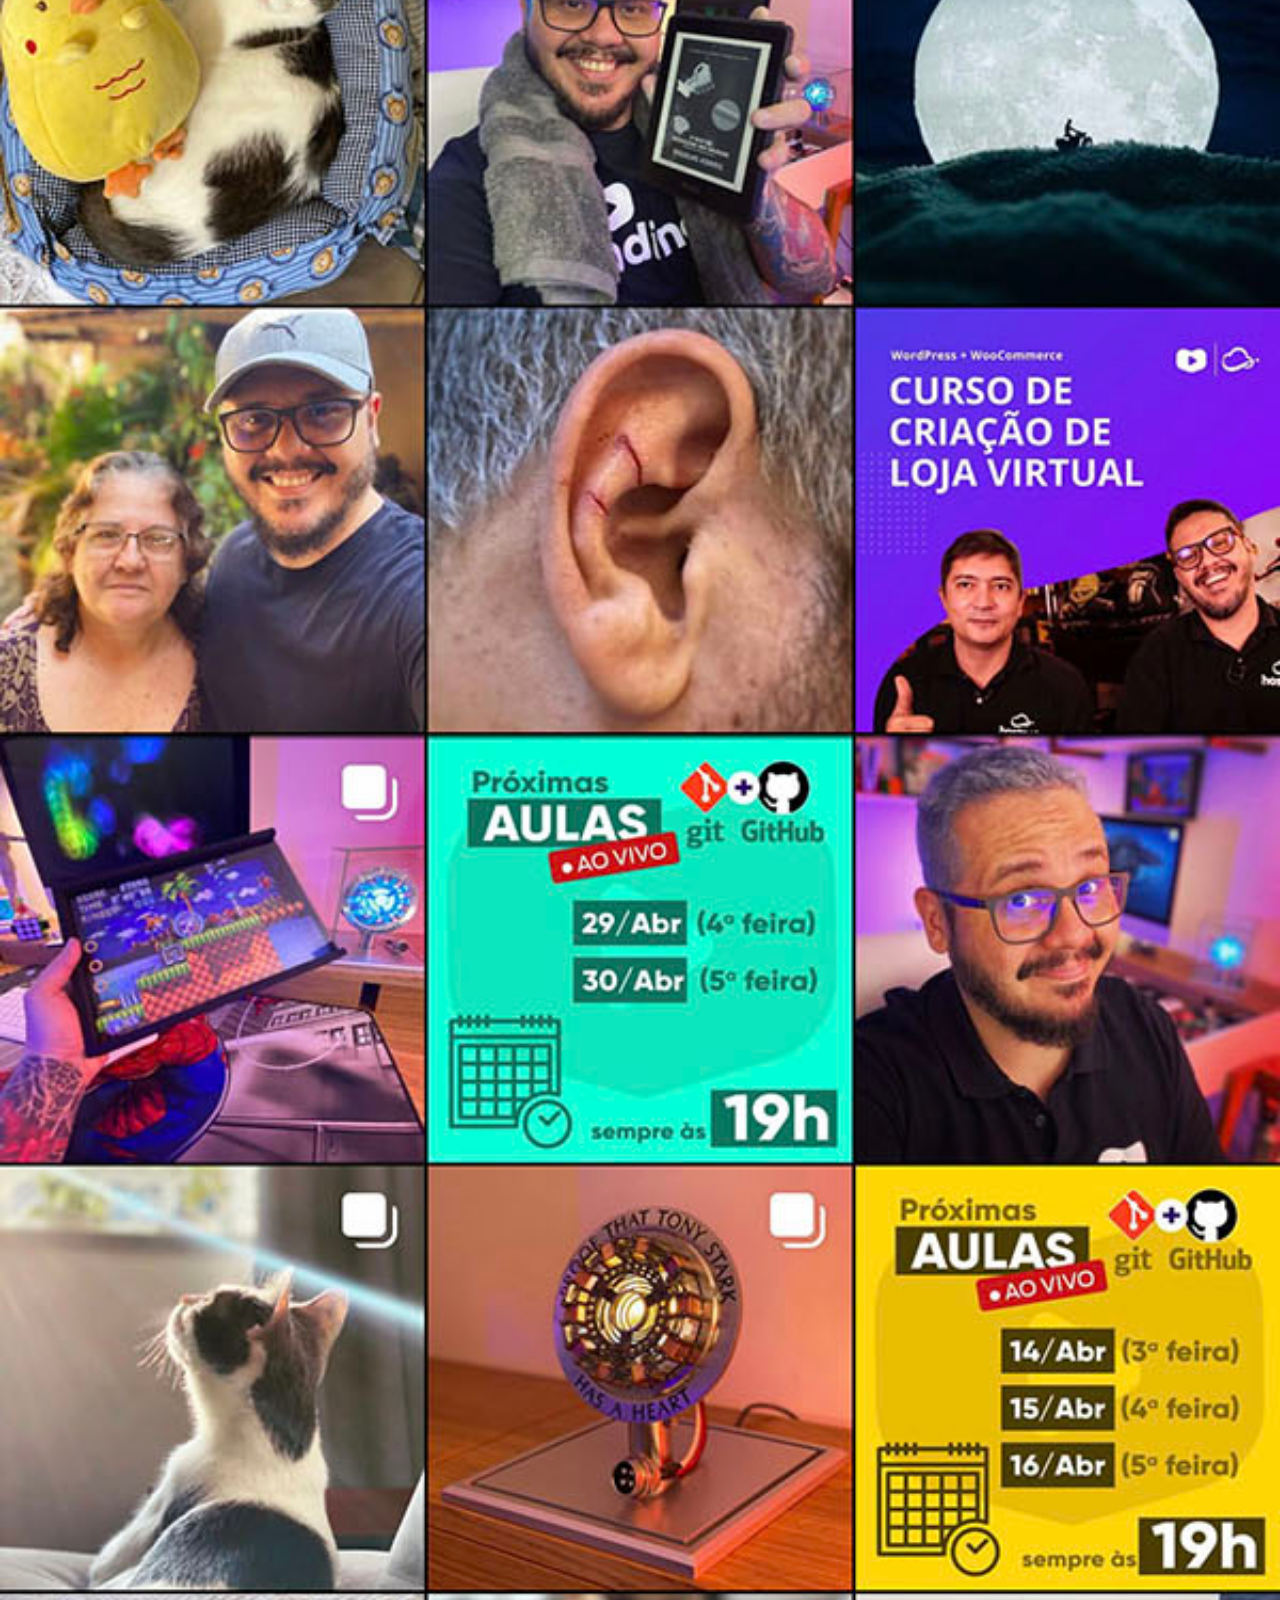
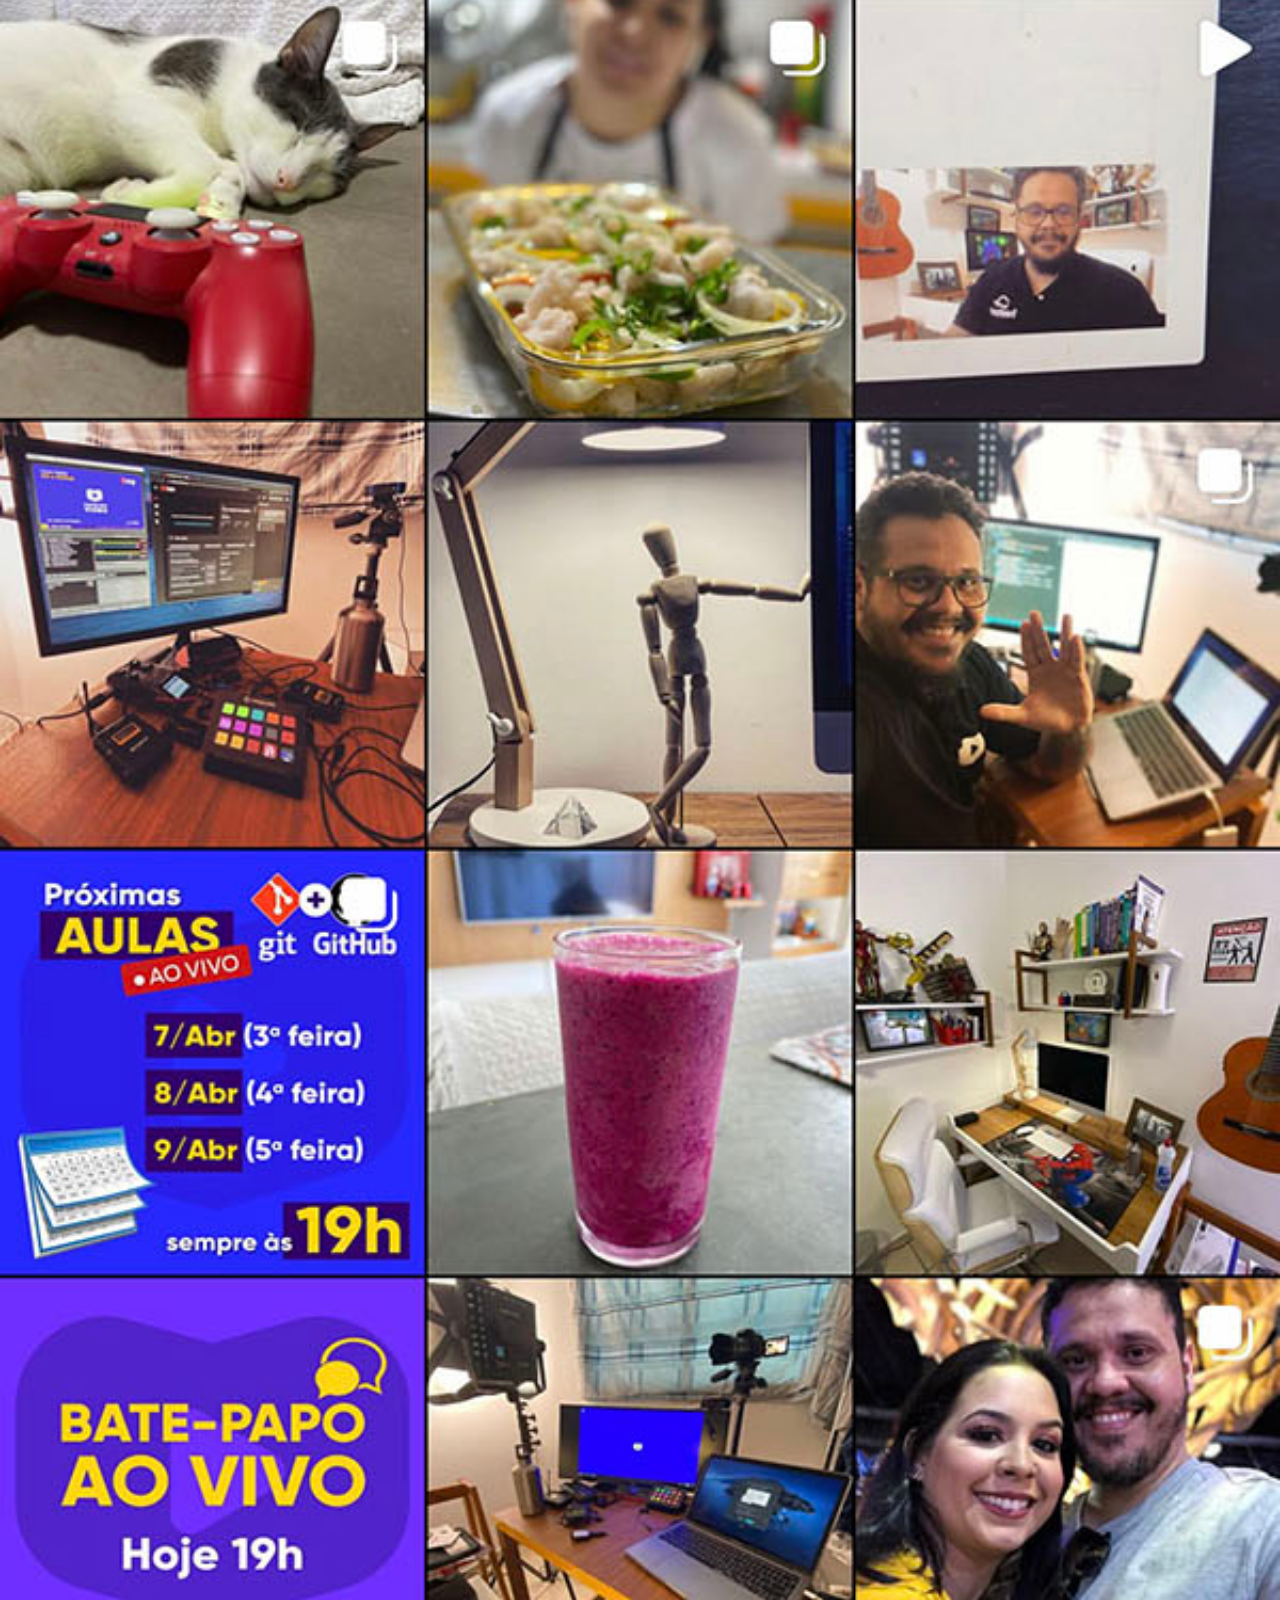
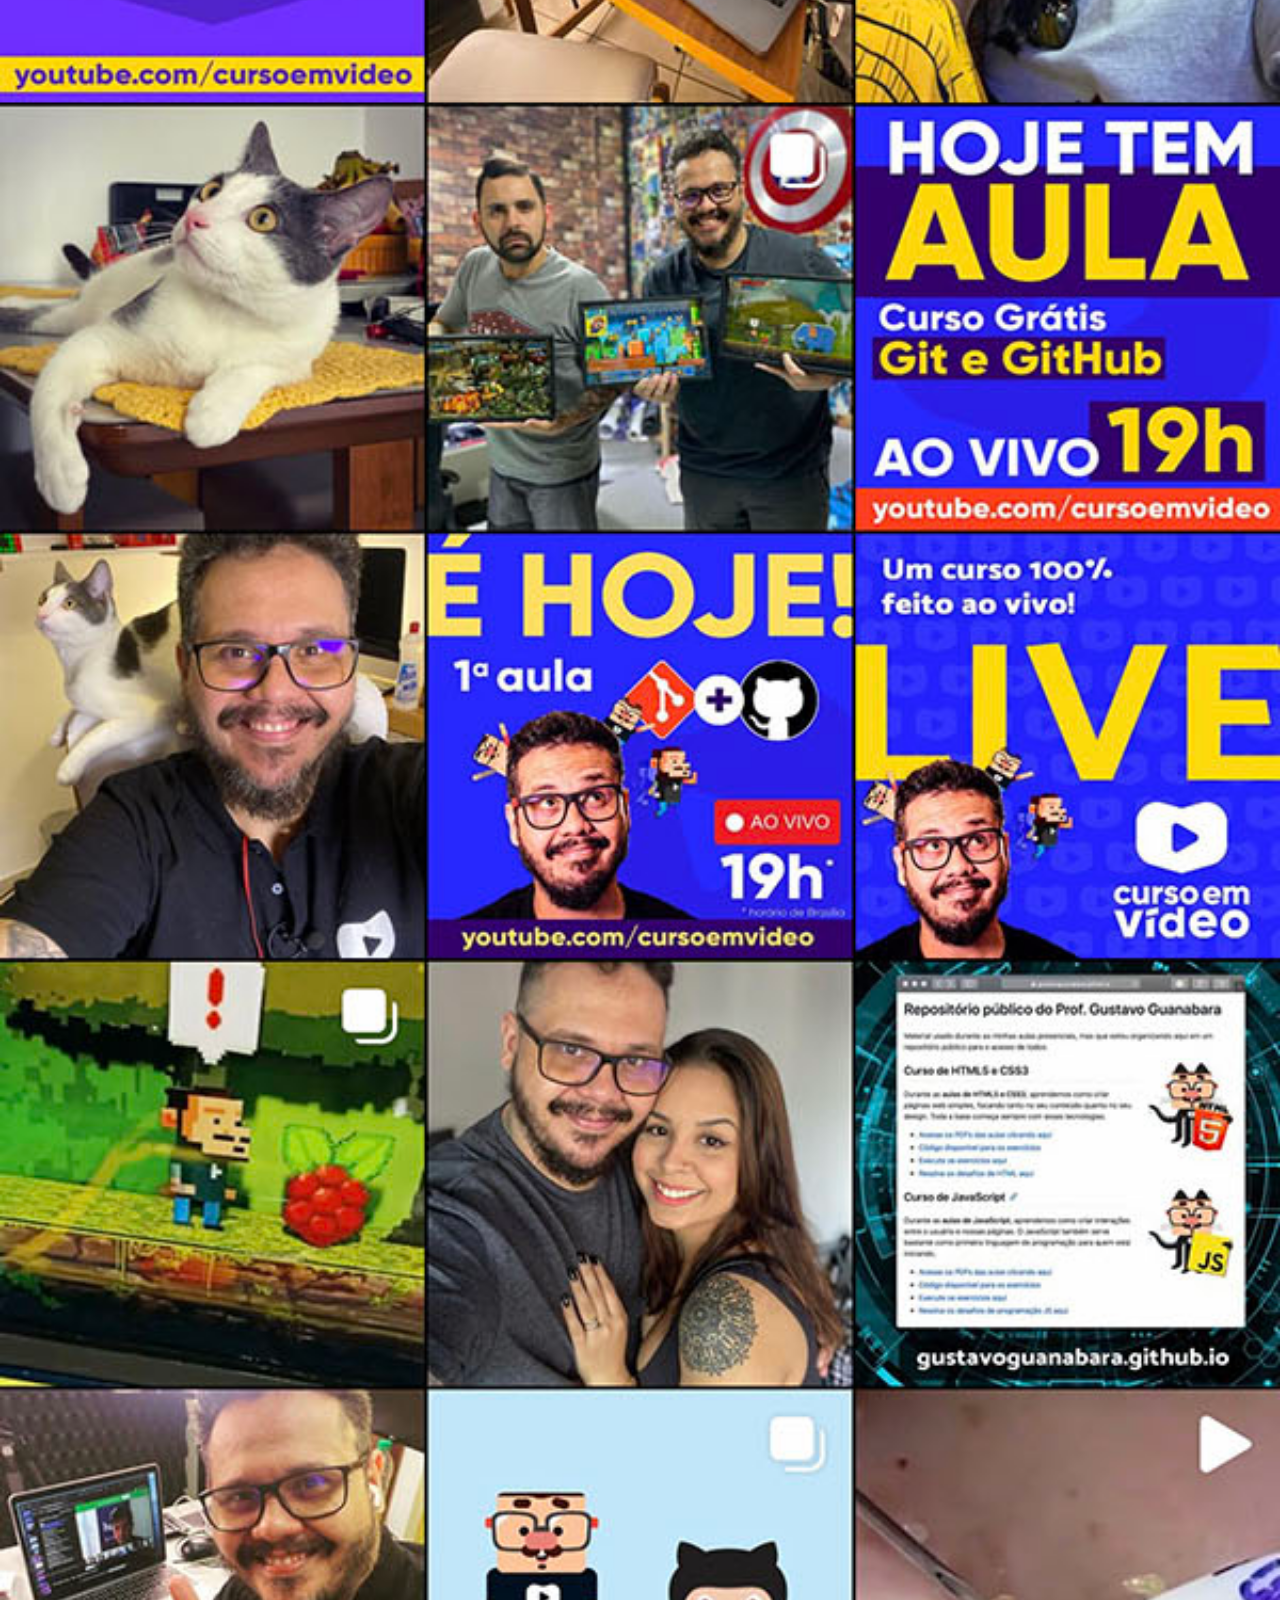
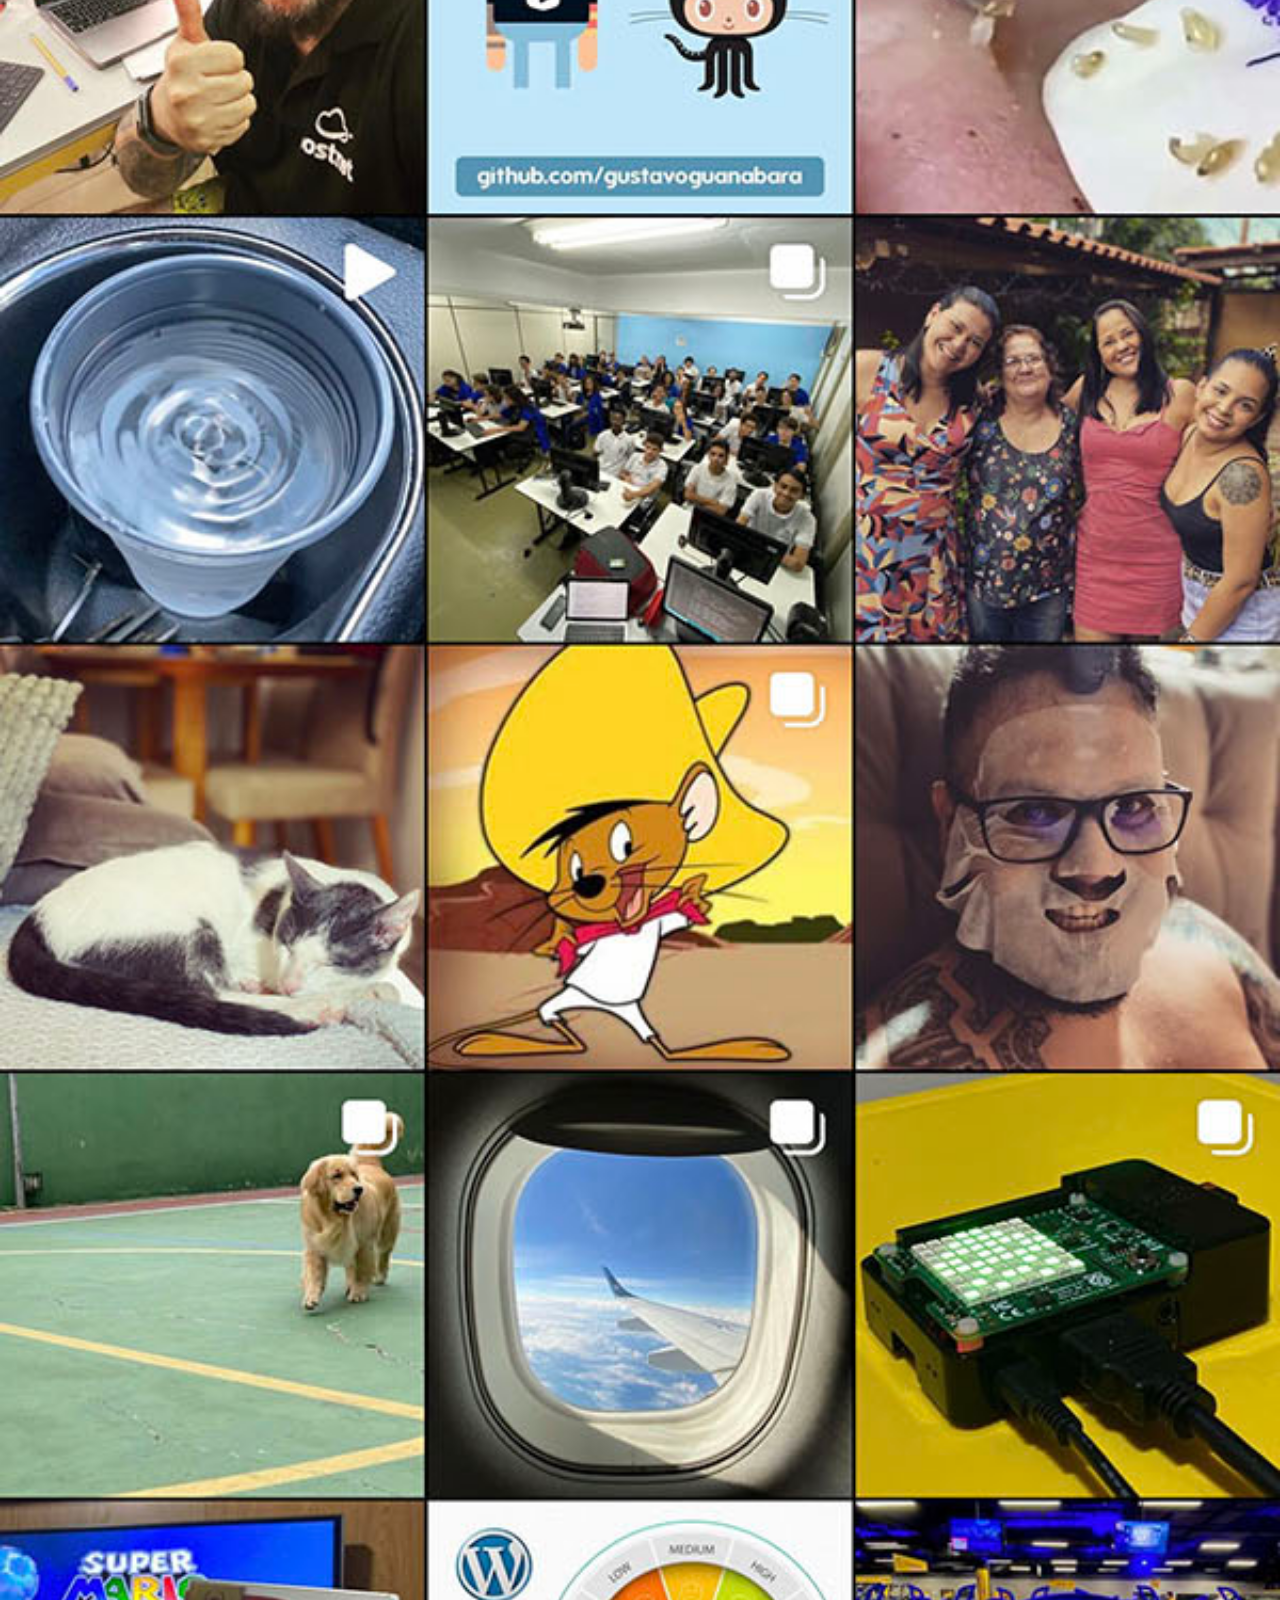
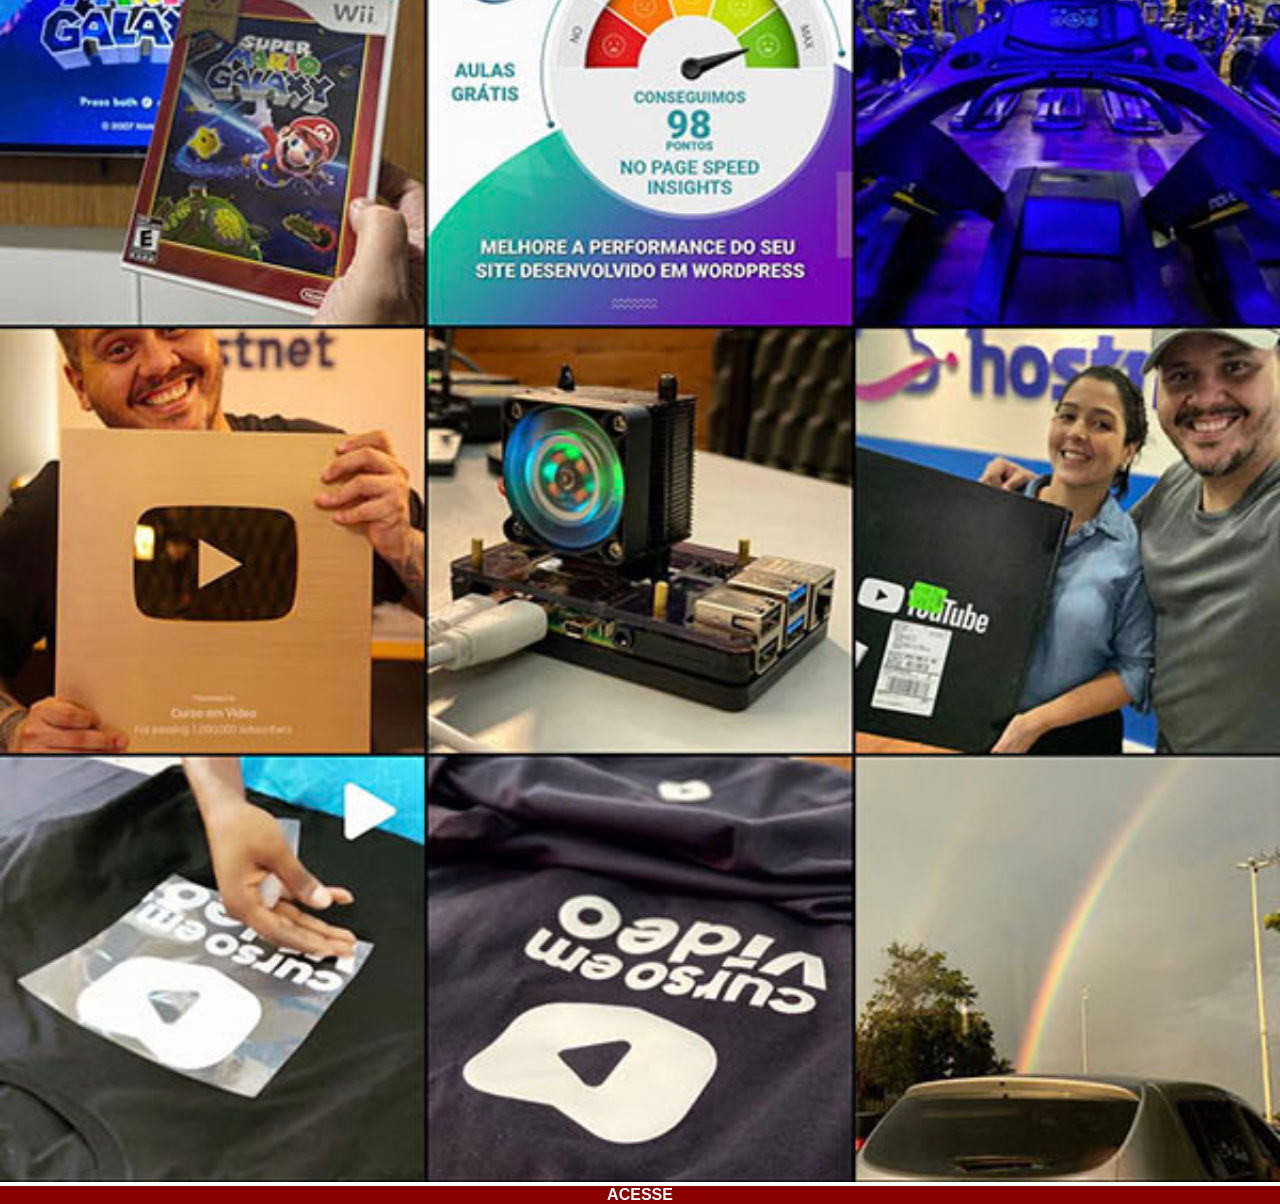
<file: instagram.html>
<!DOCTYPE html>
<html lang="pt-br">
<head>
    <meta charset="UTF-8">
    <meta name="viewport" content="width=device-width, initial-scale=1.0">
    <title>Instagram</title>
    <link rel="stylesheet" href="estilo/social.css">
</head>
<body>
    <img src="imagens/tela-instagram.jpg" alt="Instagram">
    <a href="https://www.instagram.com/gustavoguanabara/?hl=pt-br" target="_blank">ACESSE</a>
</body>
</html>
</file>
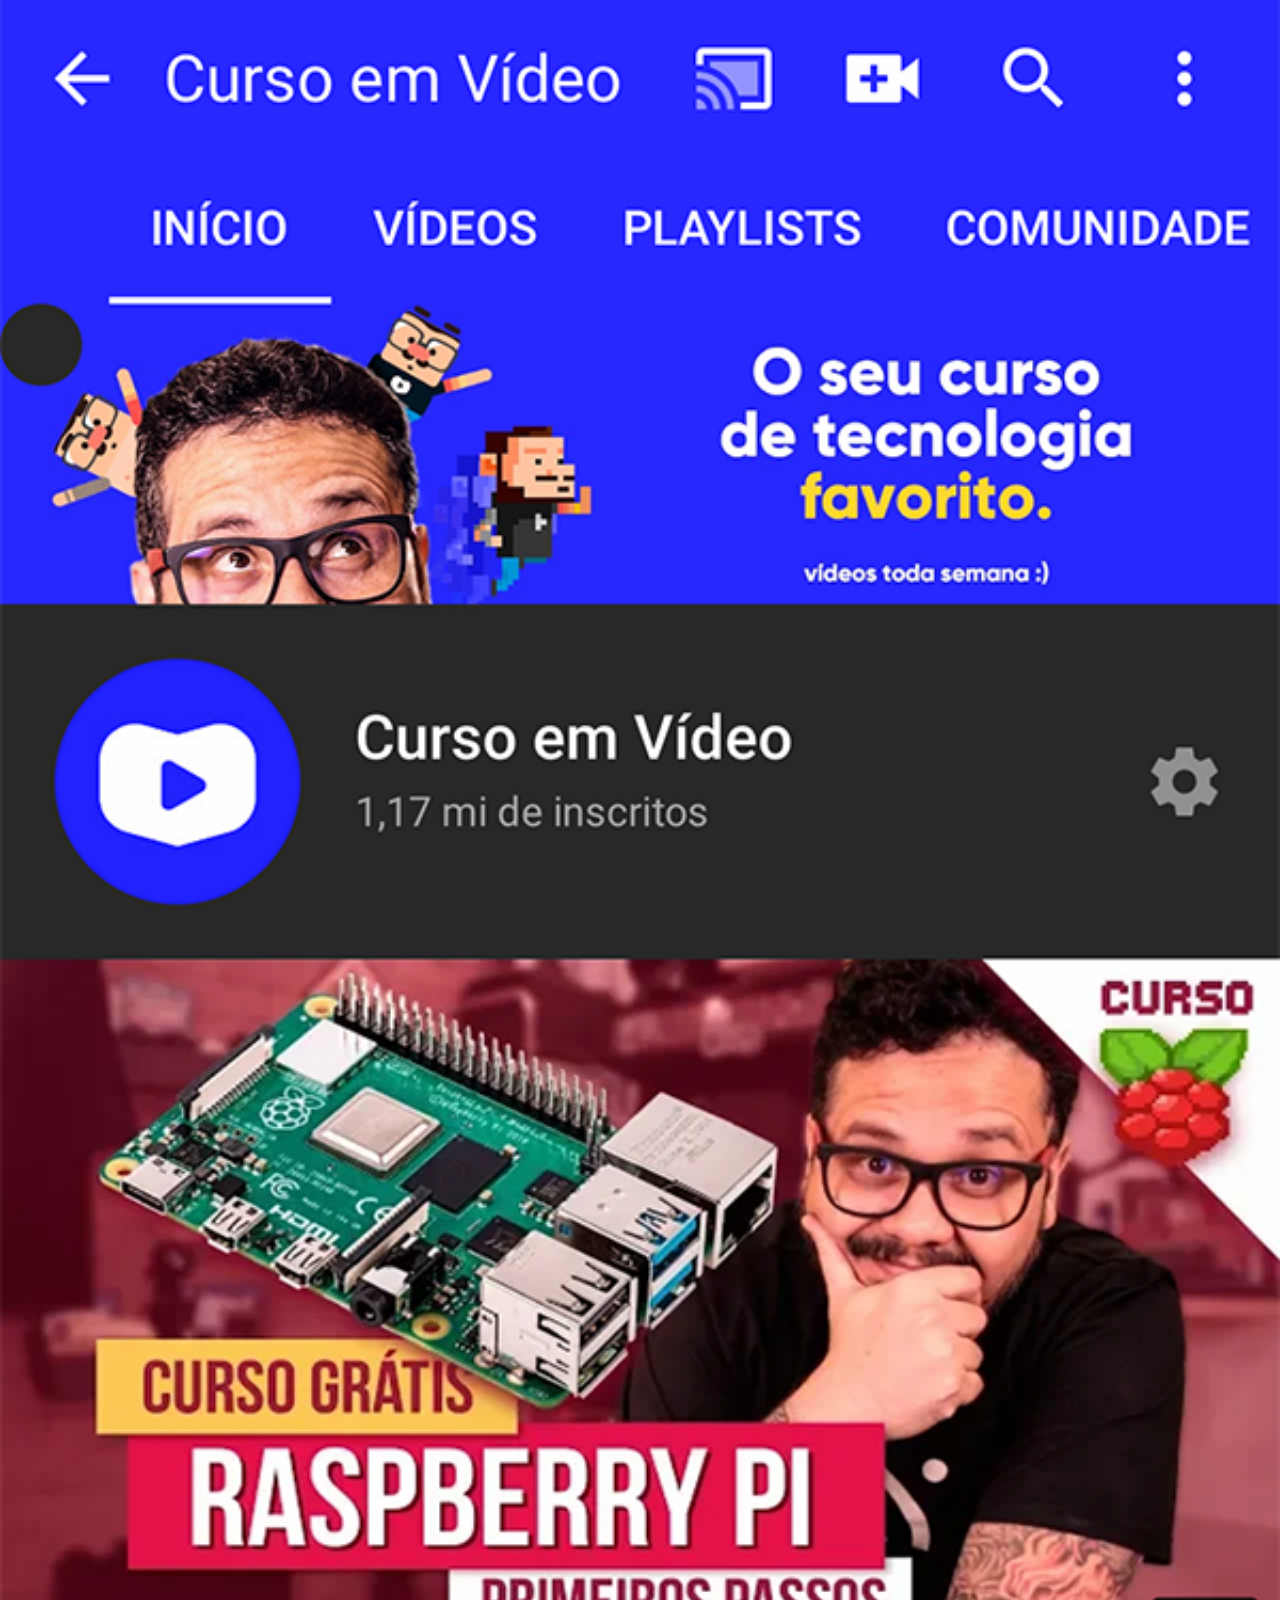
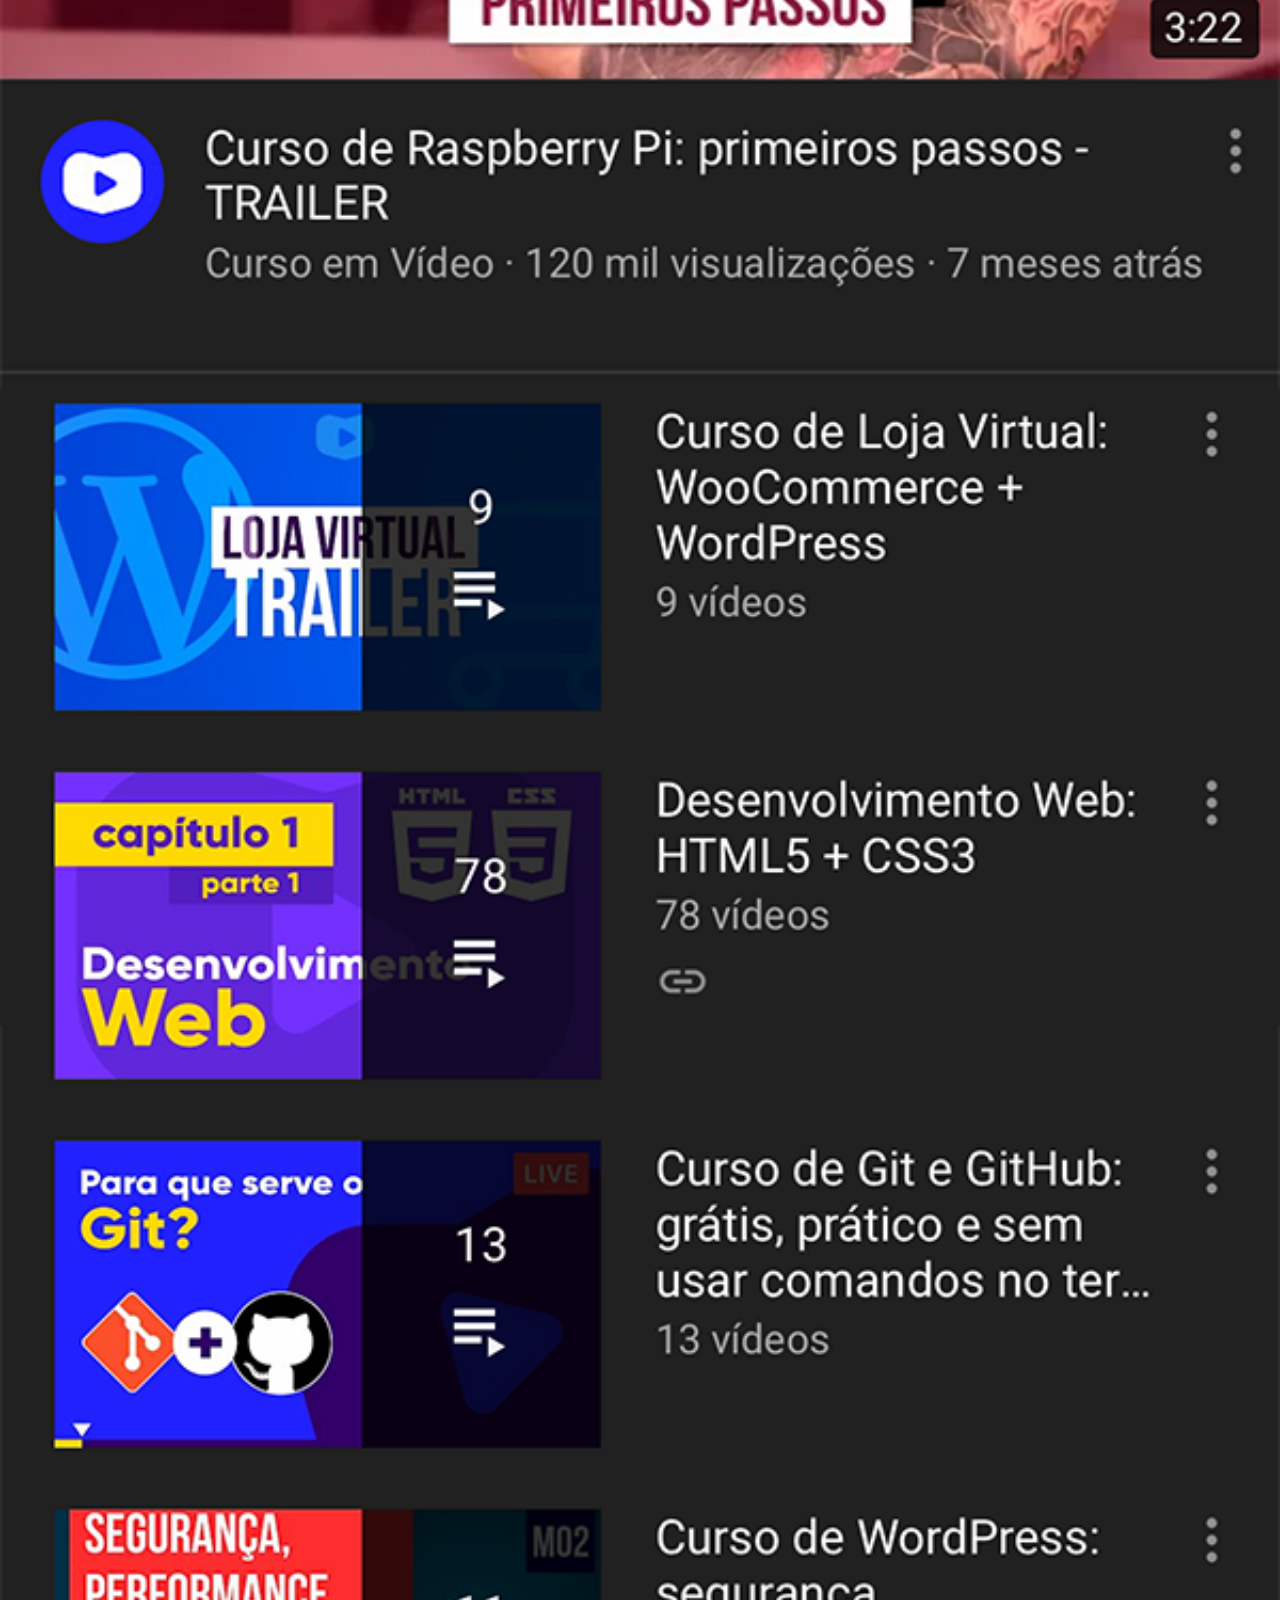
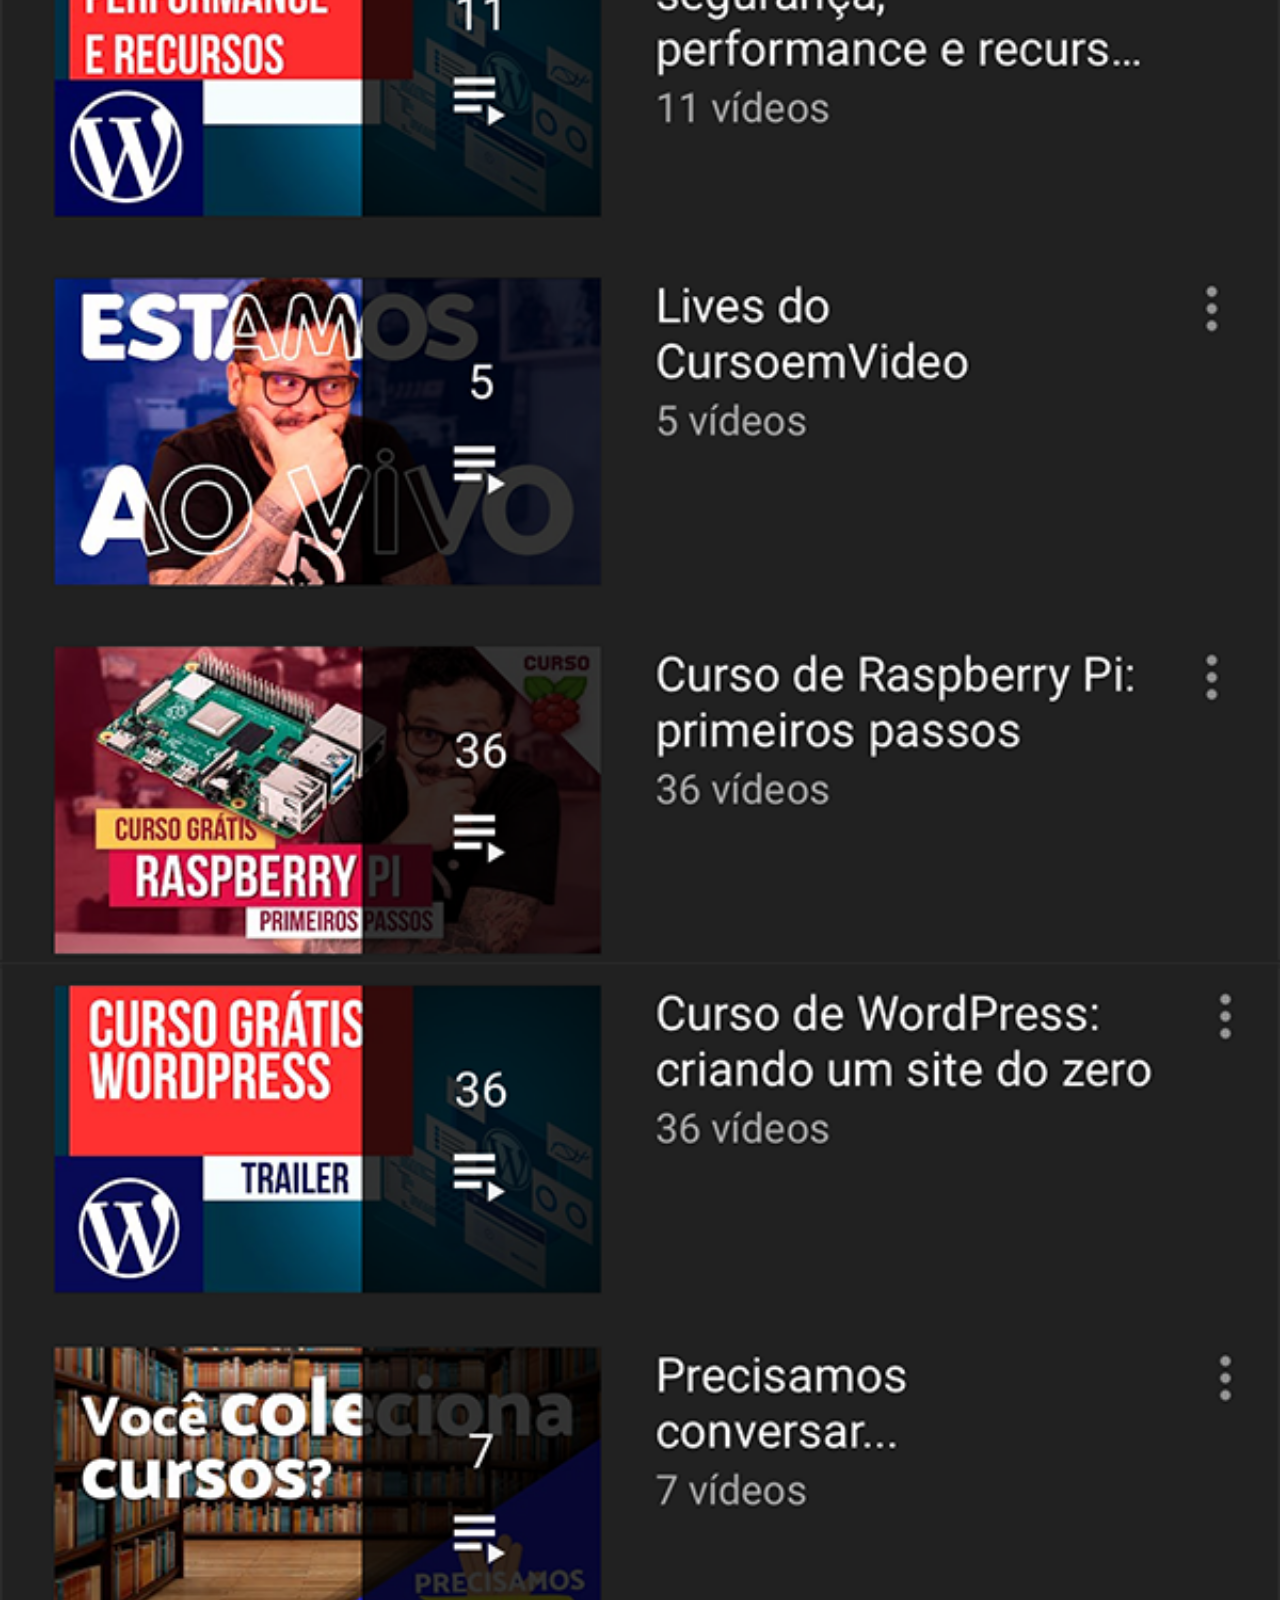
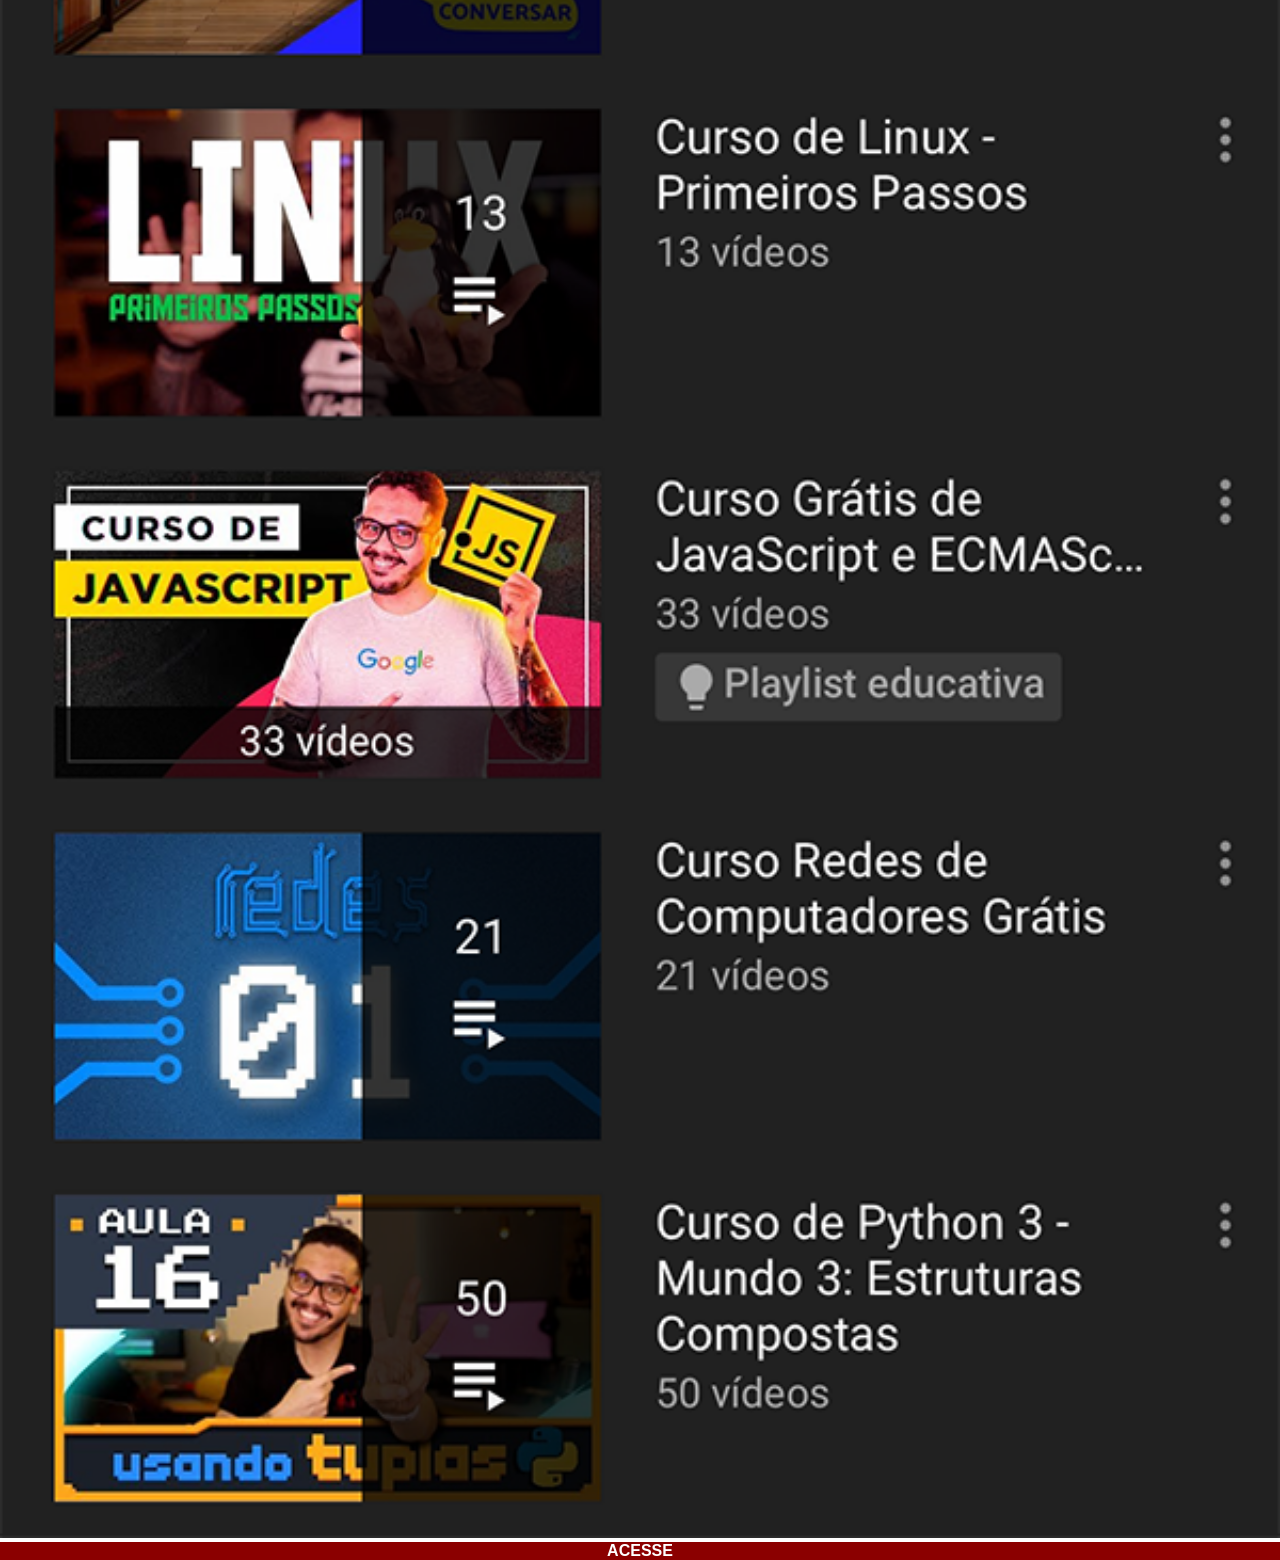
<file: youtube.html>
<!DOCTYPE html>
<html lang="pt-br">
<head>
    <meta charset="UTF-8">
    <meta name="viewport" content="width=device-width, initial-scale=1.0">
    <title>YouTube</title>
    <link rel="stylesheet" href="estilo/social.css">
</head>
<body>
    <img src="imagens/tela-youtube.png" alt="YouTube">
    <a href="https://www.youtube.com/cursoemvideo" target="_blank">ACESSE</a>
</body>
</html>
</file>
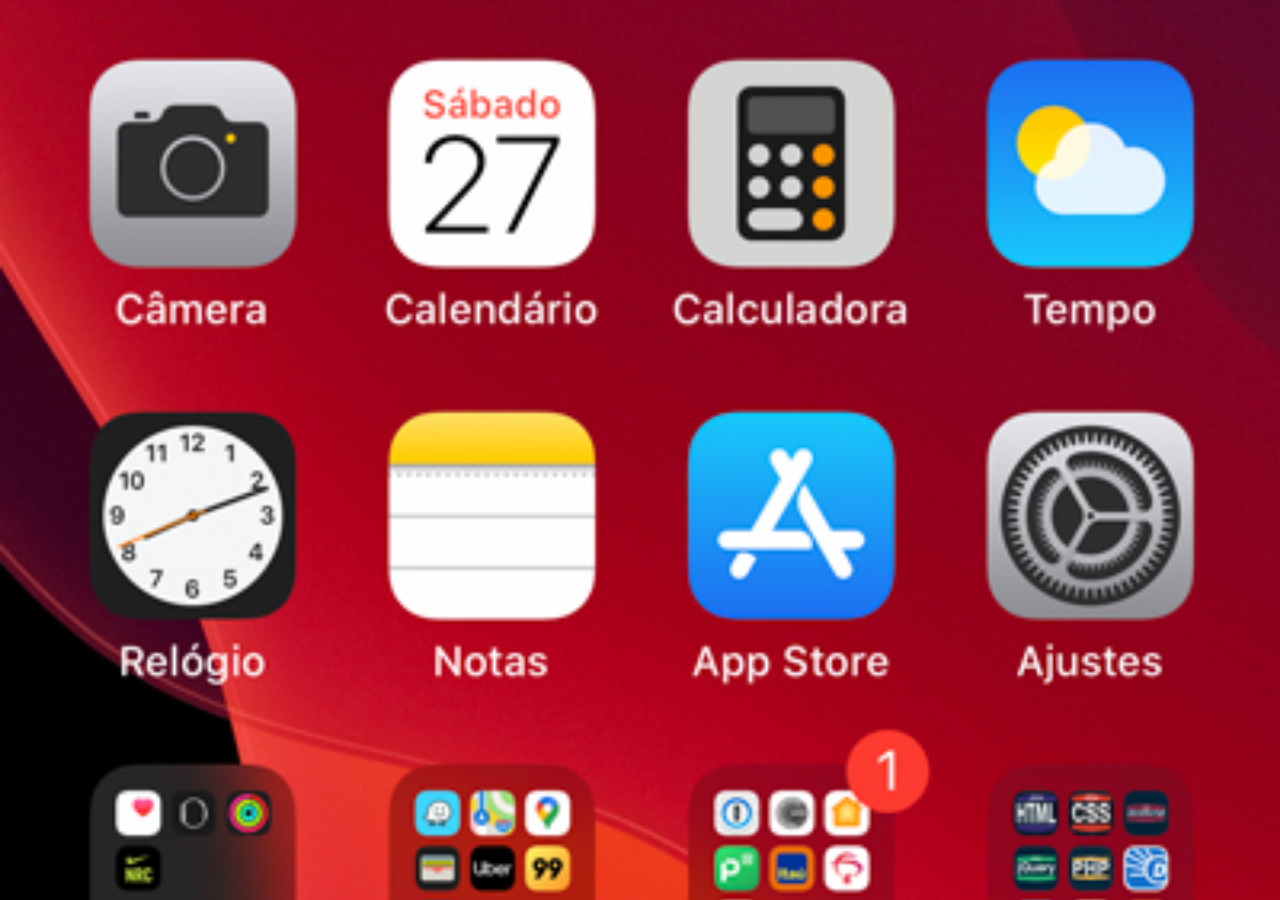
<file: imagens/home.html>
<!DOCTYPE html>
<html lang="pt-br">
<head>
    <meta charset="UTF-8">
    <meta name="viewport" content="width=device-width, initial-scale=1.0">
    <title>Home</title>
</head>
<body>
    <style>
        * {
            margin: 0px;
            padding: 0px;
        }

        body {
            width: 100vw;
            height: 100vh;
            background: black url('tela-home.jpg') no-repeat top center;
            background-size: cover;
        }
    </style>
</body>
</html>
</file>
<file: estilo/style.css>
@charset "UTF-8";

* {
    margin: 0px;
    padding: 0px;
    font-family: Arial, Helvetica, sans-serif;
}

html, body {
    height: 100hv;
    width: 100vw;
    background-color: black;
}


body {
    background: url('../imagens/fundo-madeira.jpg') no-repeat top center;
    background-size: cover;
    background-attachment: fixed;
}

main {
    height: 100vh;
    position: relative;
}

section#telefone {
    position: absolute;
    top: 50%;
    left: 50%;
    transform: translate(-50%, -50%);

    height: 627px;
    width: 311px;
    background: url('../imagens/frame-iphone.png') no-repeat;
}

iframe#tela {
    position: relative;
    top: 80px;
    left: 22px;
    width: 267px;
    height: 471px;
}


section#redes-sociais {
    text-align: left;
}

section#redes-sociais img {
    width: 50px;
    margin: 10px;
    border-radius: 50%;
    box-shadow: 2px 2px 5px rgba(0, 0, 0, 0.400);
    box-sizing: border-box;
}

section#redes-sociais img:hover {
    border: 2px solid rgba(255, 255, 255, 0.842);
    transform: translate(-3px, -3px);
    box-shadow: 5px 5px 10px rgba(0, 0, 0, 0.842);
    transition: transform .3s, border 1s;
}
</file>
<file: estilo/social.css>
@charset "UTF-8";

* {
            margin: 0px;
            padding: 0px;
            font-family: Arial, Helvetica, sans-serif;
        }

        ::-webkit-scrollbar {
            width: 0;
            height: 0;
        }
        img {
            width: 100vw;
        }
        a {
            display: block;
            background-color: darkred;
            color: white;
            text-align: center;
            font-weight: bolder;
            text-decoration: none;
        }

        a:hover {
            background-color: red;
        }
</file>
